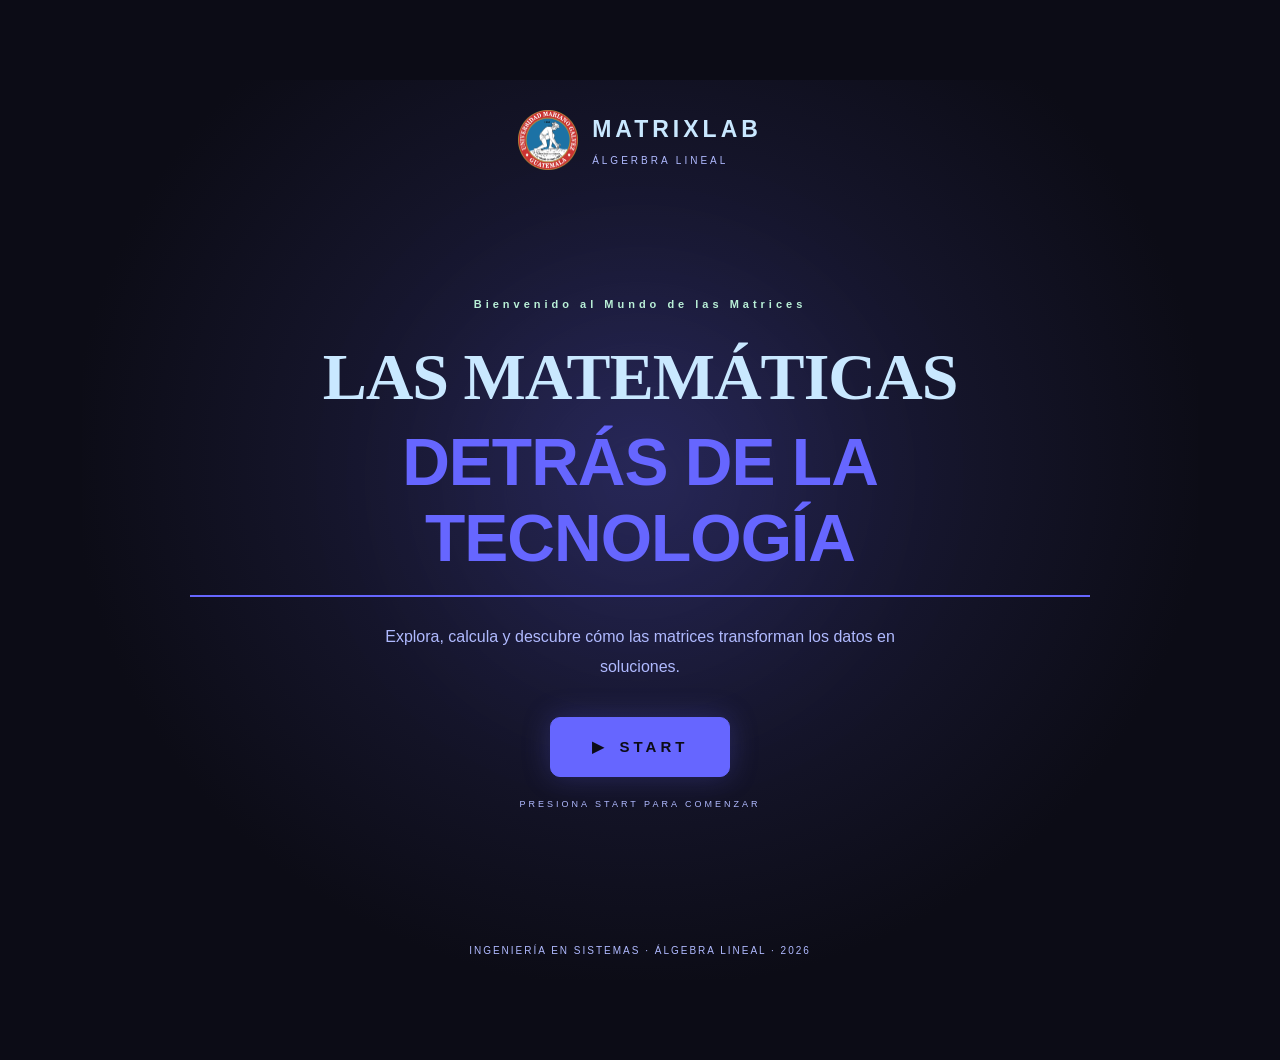
<file: index.html>
<!DOCTYPE html>
<html lang="es">
<head>
    <meta charset="UTF-8">
    <meta name="viewport" content="width=device-width, initial-scale=1.0">
    <title>MatrixLab | Inicio</title>
    <link rel="stylesheet" href="styles.css">
</head>

<body class="pagina-inicio">

    <main class="pantalla-inicio">

        <header class="logo">
            <div>
                <img src="img/logo.webp" alt="">
                <h2>MATRIXLAB</h2>
                <p>ÁLGERBRA LINEAL</p>
            </div>
        </header>

        <section class="bienvenida">
            <p class="subtitulo">Bienvenido al Mundo de las Matrices</p>

            <h1>
                LAS MATEMÁTICAS
                <span>DETRÁS DE LA TECNOLOGÍA</span>
            </h1>

            <p class="descripcion">
                Explora, calcula y descubre cómo las matrices
                transforman los datos en soluciones.
            </p>

            <a href="teoria.html" class="boton-start">
                <span>▶</span> START
            </a>

            <p class="indicacion">PRESIONA START PARA COMENZAR</p>
        </section>

        <section class="pie-inicio">
            <p>INGENIERÍA EN SISTEMAS · ÁLGEBRA LINEAL · 2026</p>
        </section>

    </main>

</body>
</html>
</file>
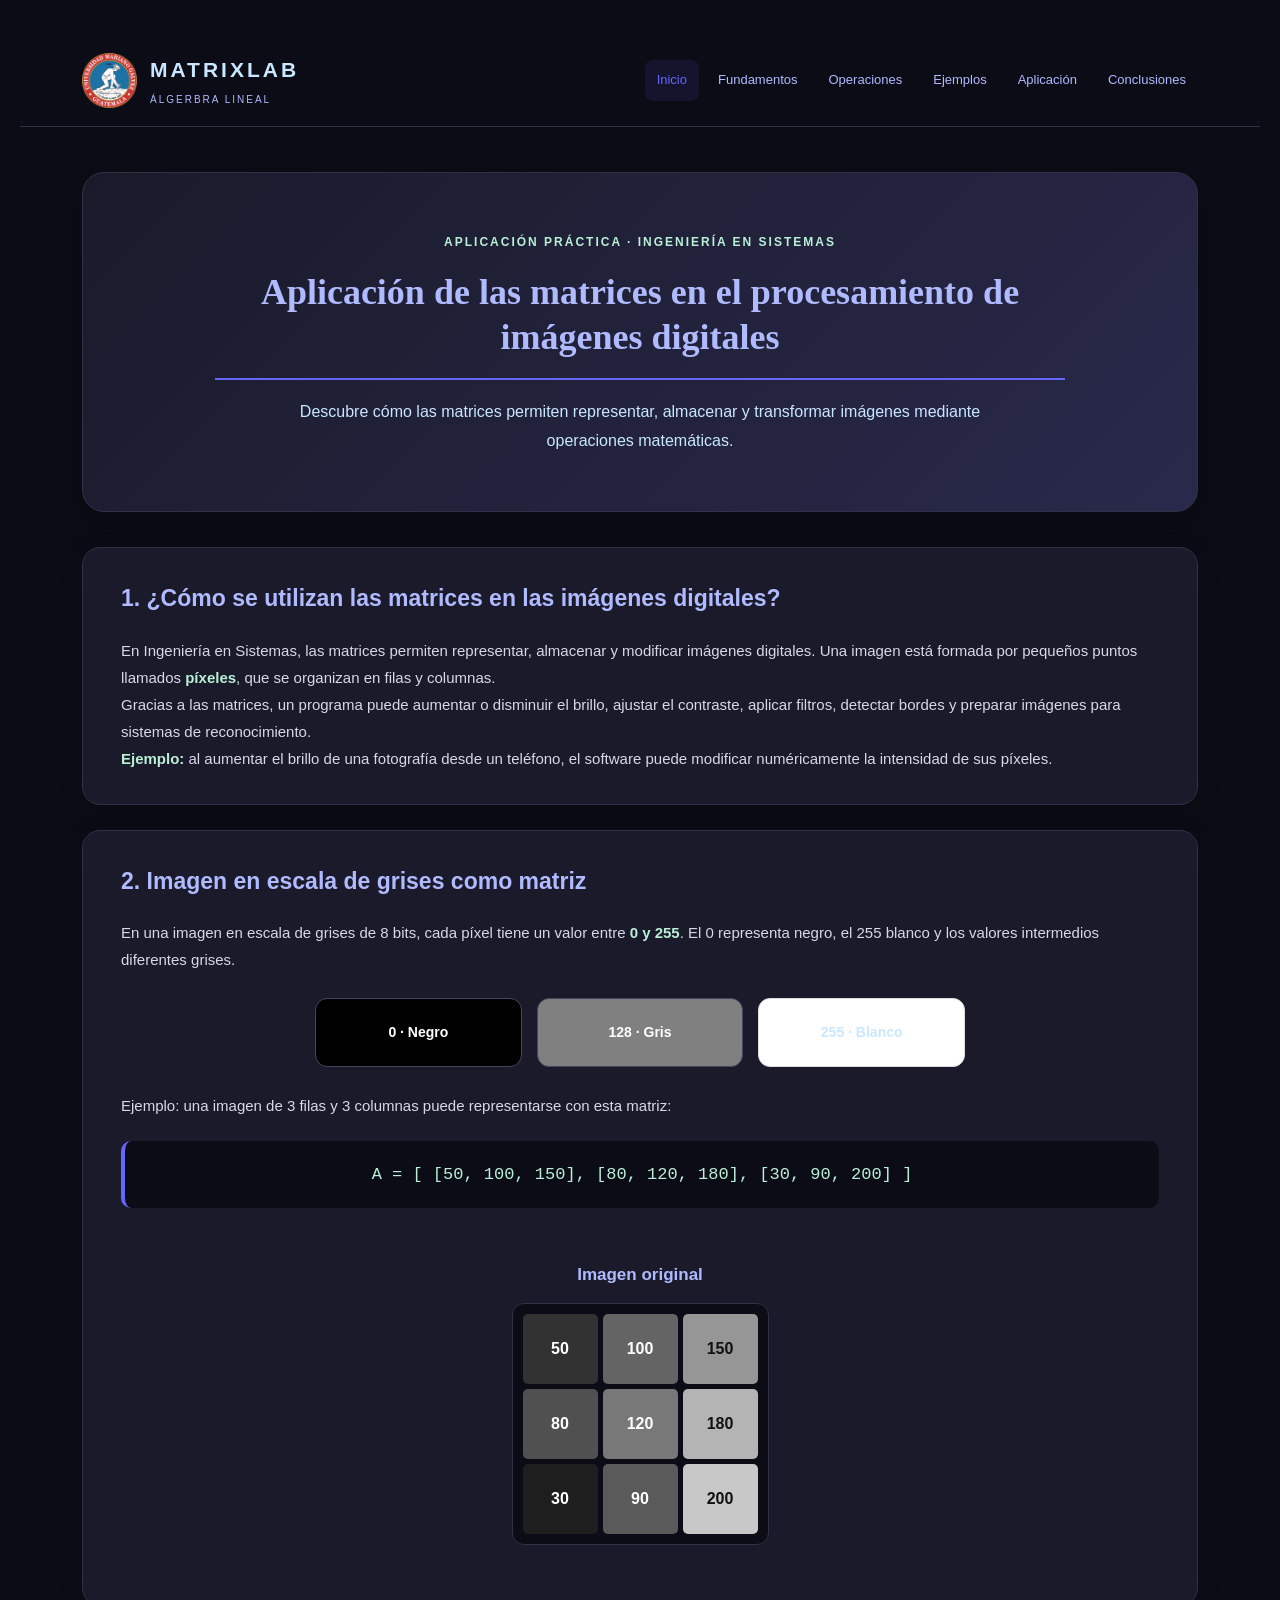
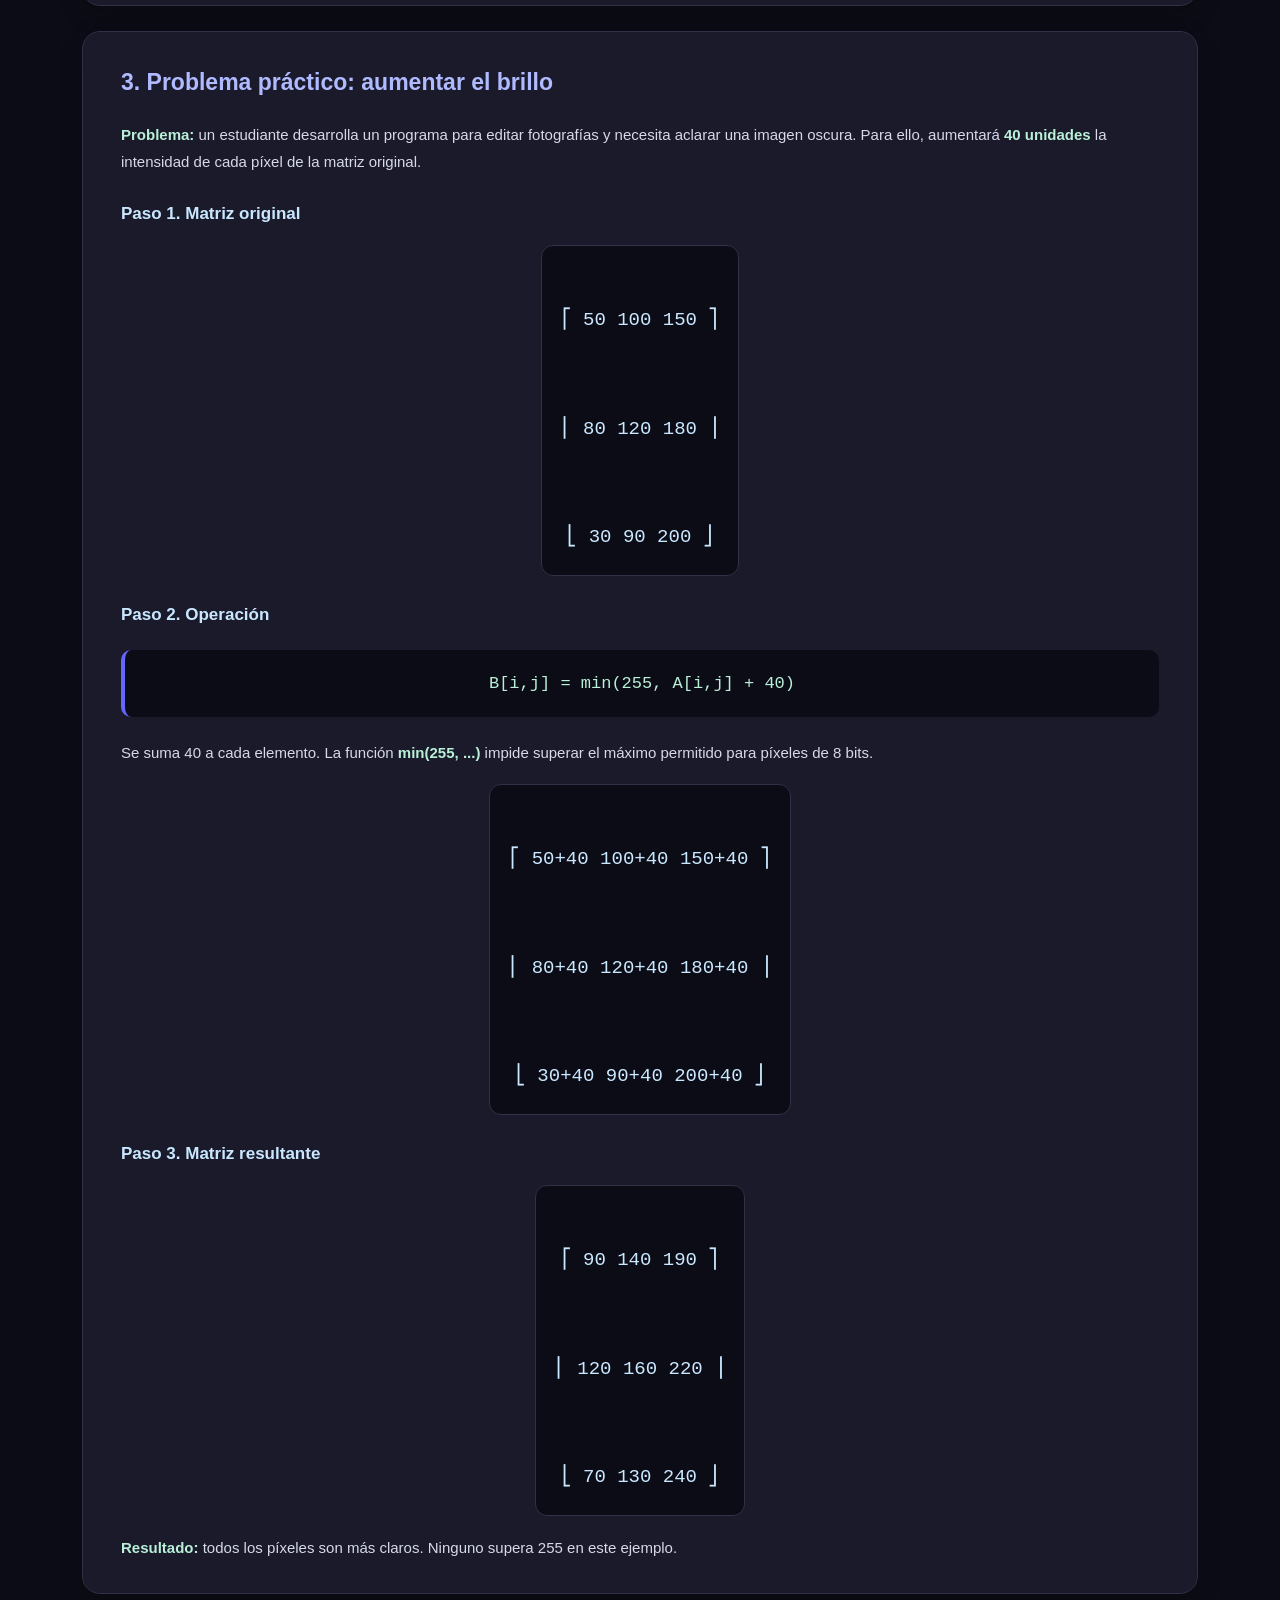
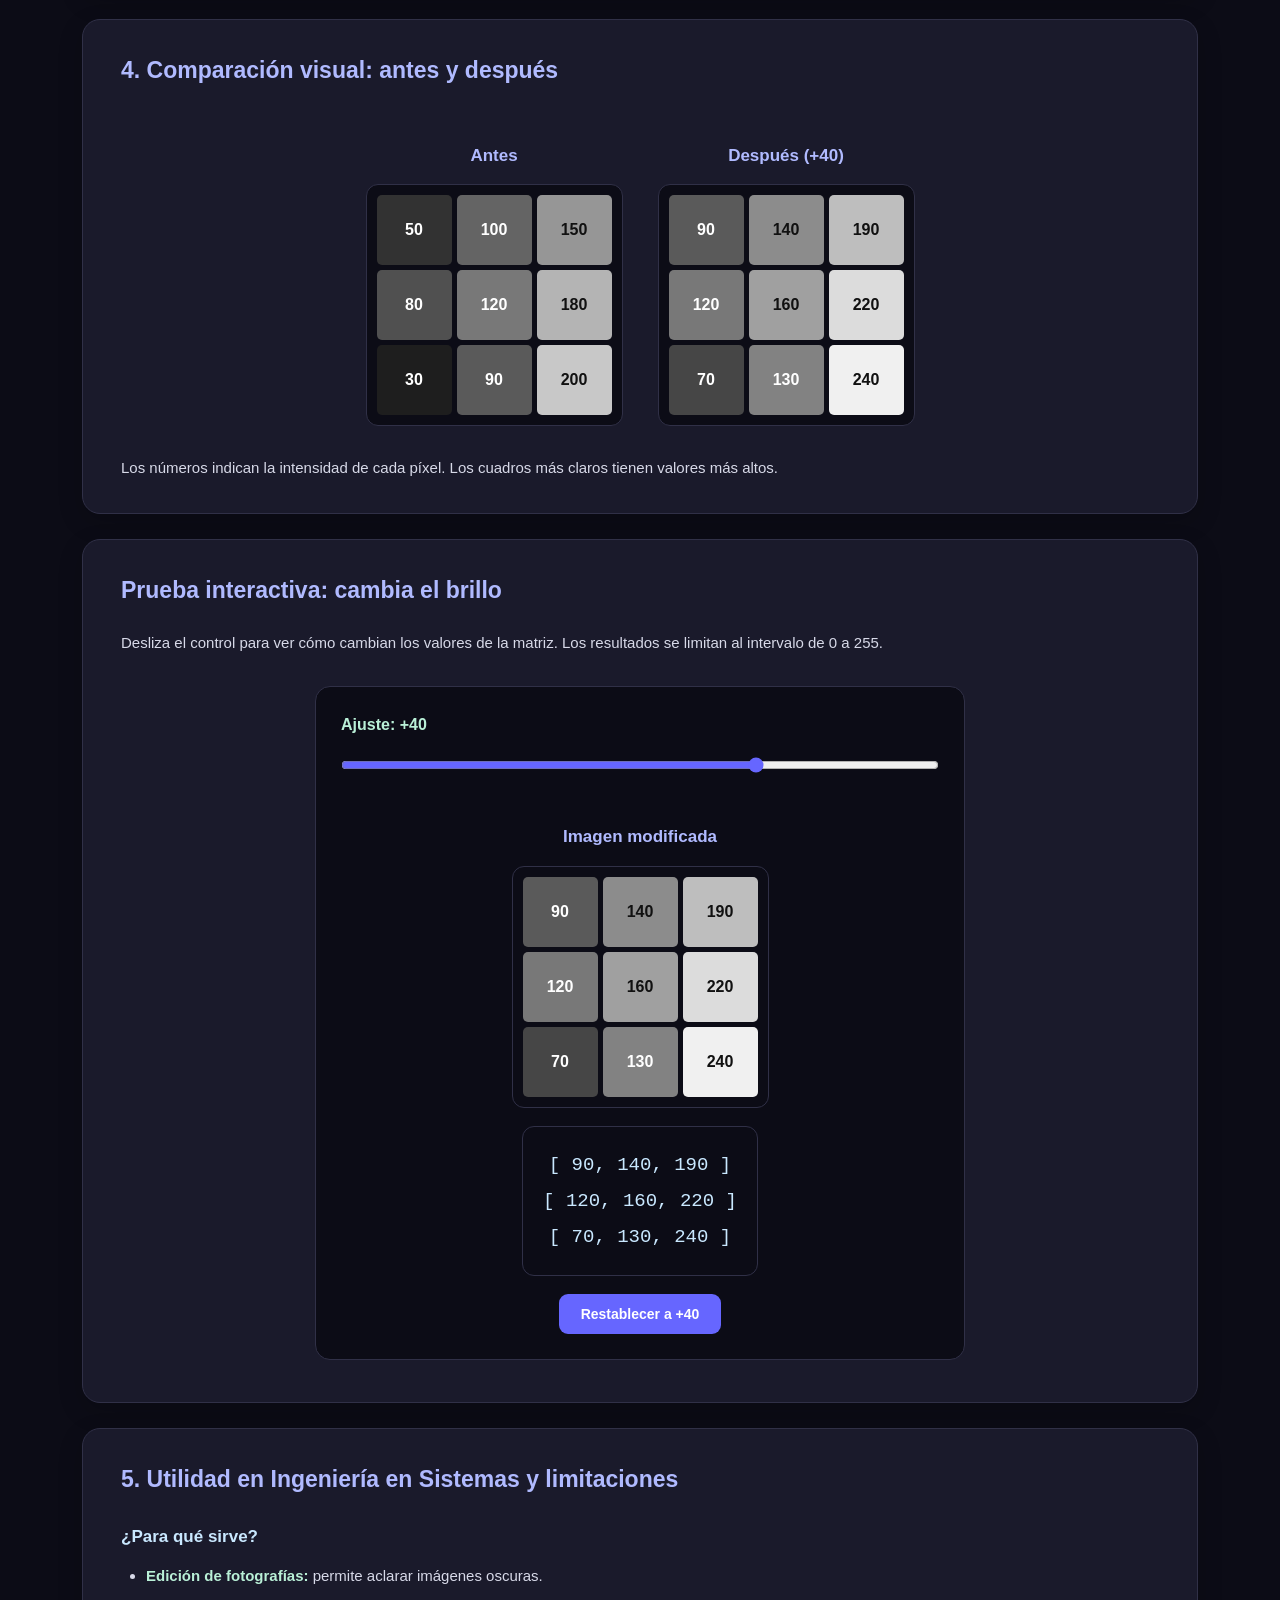
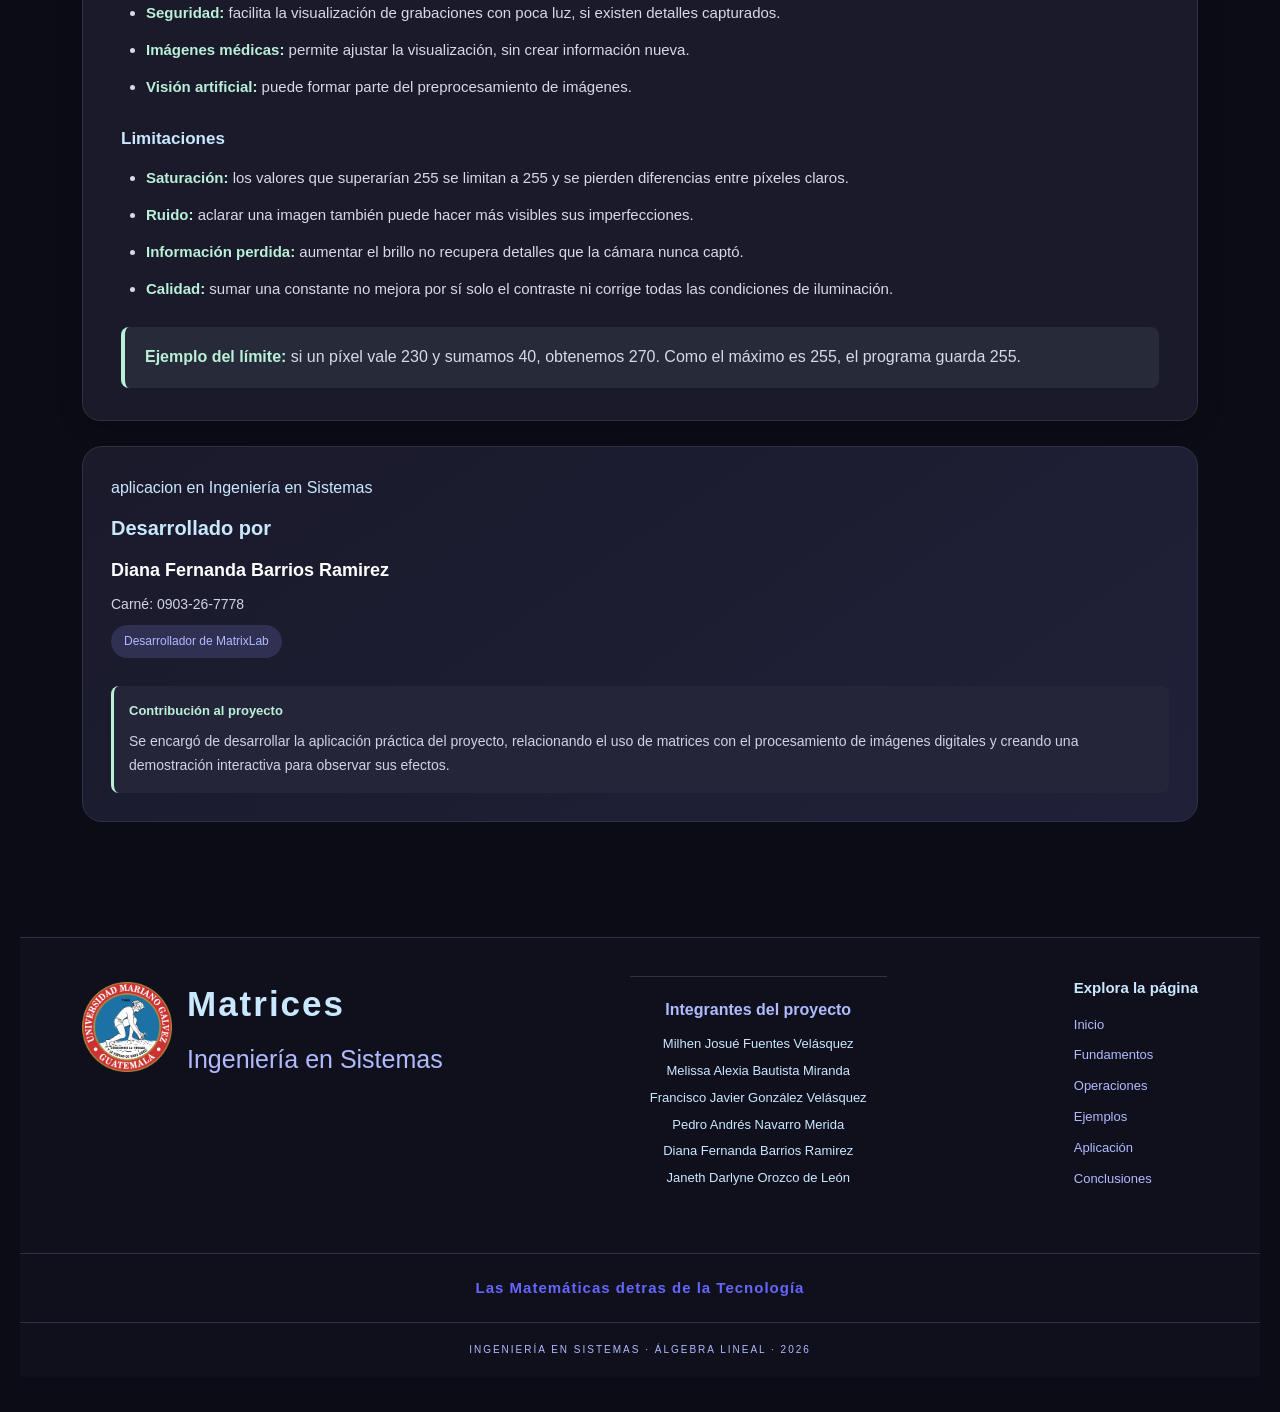
<file: aplicacion.html>
<!DOCTYPE html>
<html lang="es">
<head>
    <meta charset="UTF-8">
    <meta name="viewport" content="width=device-width, initial-scale=1.0">
    <meta name="referrer" content="strict-origin-when-cross-origin">

    <link rel="stylesheet" href="styles.css">
    <script src="script.js" defer></script>
      <title>Proyecto Final</title>

</head>

<body>

  

<header class="header">

    <div class="encabezado">
        <img src="img/logo.webp" alt="Logo de mi página" class="logo">

        <div class="nombre-pagina">
                <h2>MATRIXLAB</h2>
                <p>ÁLGERBRA LINEAL</p>
        </div>
    </div>

    <nav>
        <a href="index.html" aria-current="page">Inicio</a>
        <a href="teoria.html">Fundamentos</a>
        <a href="operaciones.html">Operaciones</a>
        <a href="ejemplos.html">Ejemplos</a>
        <a href="aplicacion.html">Aplicación</a>
        <a href="conclusiones.html">Conclusiones</a>
    </nav>

</header>

  <main>

        <!-- INTRODUCCIÓN -->
        <section class="aplicacion-intro">
            <span class="etiqueta">
                APLICACIÓN PRÁCTICA · INGENIERÍA EN SISTEMAS
            </span>

            <h1>
                Aplicación de las matrices en el procesamiento de imágenes digitales
            </h1>

            <p>
                Descubre cómo las matrices permiten representar,
                almacenar y transformar imágenes mediante operaciones matemáticas.
            </p>
        </section>


        <!-- SECCIÓN 1 -->
        <section class="card">
            <h2>1. ¿Cómo se utilizan las matrices en las imágenes digitales?</h2>

            <p>
                En Ingeniería en Sistemas, las matrices permiten representar,
                almacenar y modificar imágenes digitales. Una imagen está
                formada por pequeños puntos llamados <strong>píxeles</strong>,
                que se organizan en filas y columnas.
            </p>

            <p>
                Gracias a las matrices, un programa puede aumentar o disminuir
                el brillo, ajustar el contraste, aplicar filtros, detectar
                bordes y preparar imágenes para sistemas de reconocimiento.
            </p>

            <p>
                <strong>Ejemplo:</strong> al aumentar el brillo de una fotografía
                desde un teléfono, el software puede modificar numéricamente
                la intensidad de sus píxeles.
            </p>
        </section>


        <!-- SECCIÓN 2 -->
        <section class="card">
            <h2>2. Imagen en escala de grises como matriz</h2>

            <p>
                En una imagen en escala de grises de 8 bits, cada píxel tiene
                un valor entre <strong>0 y 255</strong>. El 0 representa negro,
                el 255 blanco y los valores intermedios diferentes grises.
            </p>

            <div class="scale">
                <div class="swatch" style="background: #000; color: white;">
                    0 · Negro
                </div>

                <div class="swatch" style="background: #808080; color: white;">
                    128 · Gris
                </div>

                <div class="swatch" style="background: #fff; border: 1px solid #ddd;">
                    255 · Blanco
                </div>
            </div>

            <p>
                Ejemplo: una imagen de 3 filas y 3 columnas puede representarse
                con esta matriz:
            </p>

            <div class="formula">
                A = [ [50, 100, 150], [80, 120, 180], [30, 90, 200] ]
            </div>

            <div class="matrices">
                <div class="matrix-block">
                    <h3>Imagen original</h3>
                    <div class="pixels" id="original"></div>
                </div>
            </div>
        </section>


        <!-- SECCIÓN 3 -->
        <section class="card">
            <h2>3. Problema práctico: aumentar el brillo</h2>

            <p>
                <strong>Problema:</strong> un estudiante desarrolla un programa
                para editar fotografías y necesita aclarar una imagen oscura.
                Para ello, aumentará <strong>40 unidades</strong> la intensidad
                de cada píxel de la matriz original.
            </p>

            <h3>Paso 1. Matriz original</h3>

            <div class="matrix-text">
                ⎡  50  100  150 ⎤
                <br>
                ⎢  80  120  180 ⎥
                <br>
                ⎣  30   90  200 ⎦
            </div>

            <h3>Paso 2. Operación</h3>

            <div class="formula">
                B[i,j] = min(255, A[i,j] + 40)
            </div>

            <p>
                Se suma 40 a cada elemento. La función
                <strong>min(255, ...)</strong> impide superar el máximo
                permitido para píxeles de 8 bits.
            </p>

            <div class="matrix-text">
                ⎡  50+40  100+40  150+40 ⎤
                <br>
                ⎢  80+40  120+40  180+40 ⎥
                <br>
                ⎣  30+40   90+40  200+40 ⎦
            </div>

            <h3>Paso 3. Matriz resultante</h3>

            <div class="matrix-text">
                ⎡  90  140  190 ⎤
                <br>
                ⎢ 120  160  220 ⎥
                <br>
                ⎣  70  130  240 ⎦
            </div>

            <p>
                <strong>Resultado:</strong> todos los píxeles son más claros.
                Ninguno supera 255 en este ejemplo.
            </p>
        </section>


        <!-- SECCIÓN 4 -->
        <section class="card">
            <h2>4. Comparación visual: antes y después</h2>

            <div class="comparison">

                <div class="matrix-block">
                    <h3>Antes</h3>
                    <div class="pixels" id="before"></div>
                </div>

                <div class="matrix-block">
                    <h3>Después (+40)</h3>
                    <div class="pixels" id="after"></div>
                </div>

            </div>

            <p>
                Los números indican la intensidad de cada píxel.
                Los cuadros más claros tienen valores más altos.
            </p>
        </section>


        <!-- SIMULADOR INTERACTIVO -->
        <section class="card">
            <h2>Prueba interactiva: cambia el brillo</h2>

            <p>
                Desliza el control para ver cómo cambian los valores de la matriz.
                Los resultados se limitan al intervalo de 0 a 255.
            </p>

            <div class="controls">

                <label for="brightness">
                    <strong>
                        Ajuste:
                        <span id="amount">+40</span>
                    </strong>
                </label>

                <input
                    id="brightness"
                    type="range"
                    min="-100"
                    max="100"
                    step="10"
                    value="40"
                >

                <div class="matrix-block">
                    <h3>Imagen modificada</h3>

                    <div class="pixels" id="interactive"></div>

                    <div
                        id="resultText"
                        class="matrix-text"
                        aria-live="polite"
                    ></div>
                </div>

                <p style="text-align: center;">
                    <button id="reset" type="button">
                        Restablecer a +40
                    </button>
                </p>

            </div>
        </section>


        <!-- SECCIÓN 5 -->
        <section class="card">
            <h2>5. Utilidad en Ingeniería en Sistemas y limitaciones</h2>

            <h3>¿Para qué sirve?</h3>

            <ul>
                <li>
                    <strong>Edición de fotografías:</strong>
                    permite aclarar imágenes oscuras.
                </li>

                <li>
                    <strong>Seguridad:</strong>
                    facilita la visualización de grabaciones con poca luz,
                    si existen detalles capturados.
                </li>

                <li>
                    <strong>Imágenes médicas:</strong>
                    permite ajustar la visualización, sin crear información nueva.
                </li>

                <li>
                    <strong>Visión artificial:</strong>
                    puede formar parte del preprocesamiento de imágenes.
                </li>
            </ul>

            <h3>Limitaciones</h3>

            <ul>
                <li>
                    <strong>Saturación:</strong>
                    los valores que superarían 255 se limitan a 255
                    y se pierden diferencias entre píxeles claros.
                </li>

                <li>
                    <strong>Ruido:</strong>
                    aclarar una imagen también puede hacer más visibles
                    sus imperfecciones.
                </li>

                <li>
                    <strong>Información perdida:</strong>
                    aumentar el brillo no recupera detalles que la cámara
                    nunca captó.
                </li>

                <li>
                    <strong>Calidad:</strong>
                    sumar una constante no mejora por sí solo el contraste
                    ni corrige todas las condiciones de iluminación.
                </li>
            </ul>

            <div class="note">
                <strong>Ejemplo del límite:</strong>
                si un píxel vale 230 y sumamos 40, obtenemos 270.
                Como el máximo es 255, el programa guarda 255.
            </div>
        </section>

   <!--Quien hizo este contenido-->
<section class="quien">
    <div class="perfil-icono">
        <span>aplicacion en Ingeniería en Sistemas</span>
    </div>

    <h3>Desarrollado por</h3>
    <h2>Diana Fernanda Barrios Ramirez</h2>

    <p class="carnet">Carné: 0903-26-7778</p>

    <span class="rol">Desarrollador de MatrixLab</span>

    <div class="contribucion">
        <h4>Contribución al proyecto</h4>
        <p>
           Se encargó de desarrollar la aplicación práctica del proyecto, 
           relacionando el uso de matrices con el procesamiento de imágenes digitales y creando una demostración interactiva para observar sus efectos.
</section>
       

    </main>

<footer class="footer">

    <div class="footer-superior">

        <div class="footer-marca">
            <img src="img/logo.webp"
                 alt="Logo de la página"
                 class="logo2">

            <div>
                <h2>Matrices</h2>
                <p>Ingeniería en Sistemas</p>
                
            </div>
        </div>

      <div class="footer-integrantes">
    <h3>Integrantes del proyecto</h3>
    <p>Milhen Josué Fuentes Velásquez </p>
    <p>Melissa Alexia Bautista Miranda</p>
    <p>Francisco Javier González Velásquez</p>
    <p>Pedro Andrés Navarro Merida </p>
    <p>Diana Fernanda Barrios Ramirez</p>
    <p>Janeth Darlyne Orozco de León    </p>
</div>

        <div class="footer-enlaces">
            <h3>Explora la página</h3>
            <a href="index.html" aria-current="page">Inicio</a>
            <a href="teoria.html">Fundamentos</a>
            <a href="operaciones.html">Operaciones</a>
            <a href="ejemplos.html">Ejemplos</a>
            <a href="aplicacion.html">Aplicación</a>
            <a href="conclusiones.html">Conclusiones</a>
        </div>

    </div>

    <div class="footer-frase">
        <p>
            Las Matemáticas detras de la Tecnología
        </p>
    </div>

    <div class="footer-inferior">
        <p>INGENIERÍA EN SISTEMAS · ÁLGEBRA LINEAL · 2026</p>
    </div>

</footer>

<script>
const base=[50,100,150,80,120,180,30,90,200];
function draw(id,values){const el=document.getElementById(id);el.innerHTML='';values.forEach(v=>{const cell=document.createElement('div');cell.className='pixel';cell.style.backgroundColor=`rgb(${v},${v},${v})`;cell.style.color=v>135?'#111':'#fff';cell.textContent=v;el.appendChild(cell);});}
function adjust(n){return base.map(v=>Math.max(0,Math.min(255,v+n)));}
function update(){const n=Number(document.getElementById('brightness').value);const values=adjust(n);document.getElementById('amount').textContent=(n>0?'+':'')+n;draw('interactive',values);document.getElementById('resultText').textContent='[ '+values.slice(0,3).join(', ')+' ]\n[ '+values.slice(3,6).join(', ')+' ]\n[ '+values.slice(6,9).join(', ')+' ]';}
draw('original',base);draw('before',base);draw('after',adjust(40));document.getElementById('brightness').addEventListener('input',update);document.getElementById('reset').addEventListener('click',()=>{document.getElementById('brightness').value=40;update();});update();
</script>

</body>
</html>
</file>
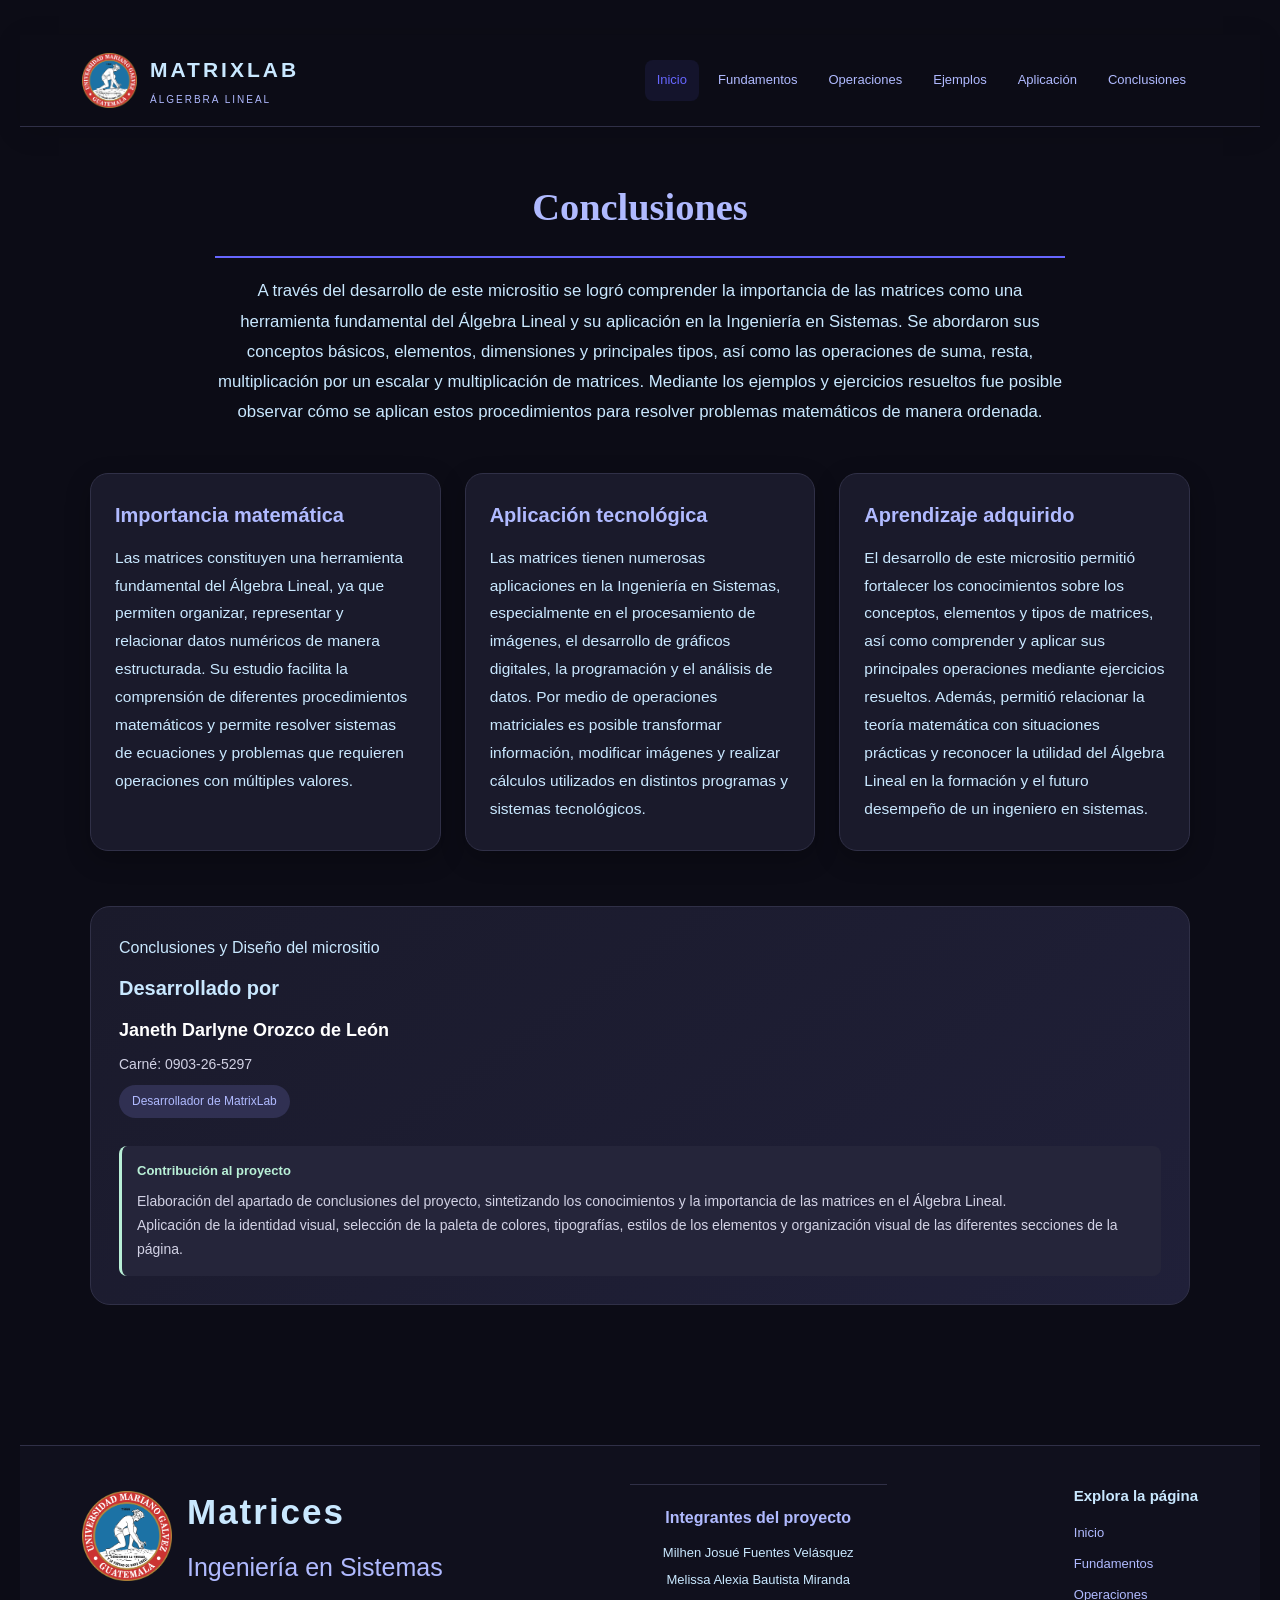
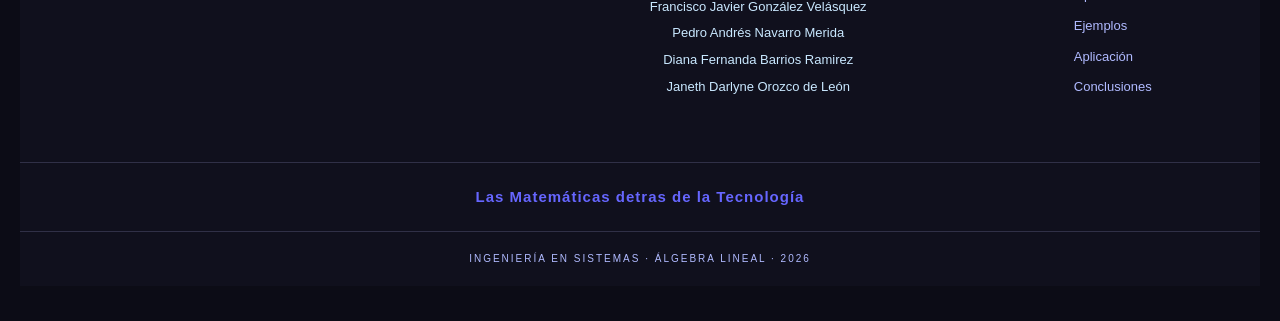
<file: conclusiones.html>
<!DOCTYPE html>
<html lang="es">
<head>
    <meta charset="UTF-8">
    <meta name="viewport" content="width=device-width, initial-scale=1.0">
    <meta name="referrer" content="strict-origin-when-cross-origin">

    <link rel="stylesheet" href="styles.css">
      <title>Proyecto Final</title>

</head>

<body>

  

<header class="header">

    <div class="encabezado">
        <img src="img/logo.webp" alt="Logo de mi página" class="logo">

        <div class="nombre-pagina">
                <h2>MATRIXLAB</h2>
                <p>ÁLGERBRA LINEAL</p>
        </div>
    </div>

    <nav>
        <a href="index.html" aria-current="page">Inicio</a>
        <a href="teoria.html">Fundamentos</a>
        <a href="operaciones.html">Operaciones</a>
        <a href="ejemplos.html">Ejemplos</a>
        <a href="aplicacion.html">Aplicación</a>
        <a href="conclusiones.html">Conclusiones</a>
    </nav>

</header>


<main class="conclusiones">

    <section class="introduccion">
        <h1>Conclusiones</h1>
        <p>A través del desarrollo de este micrositio se logró comprender la importancia de las matrices como una herramienta fundamental del Álgebra Lineal y su aplicación en la Ingeniería en Sistemas. Se abordaron sus conceptos básicos, elementos, dimensiones y principales tipos, así como las operaciones de suma, resta, multiplicación por un escalar y multiplicación de matrices. Mediante los ejemplos y ejercicios resueltos fue posible observar cómo se aplican estos procedimientos para resolver problemas matemáticos de manera ordenada.</p>
    </section>

    <section class="conclusiones-lista">
        <article class="tarjeta">
            <h2>Importancia matemática</h2>
            <p>Las matrices constituyen una herramienta fundamental del Álgebra Lineal, ya que permiten organizar, representar y relacionar datos numéricos de manera estructurada.
            Su estudio facilita la comprensión de diferentes procedimientos matemáticos y permite resolver sistemas de ecuaciones y problemas que requieren operaciones con múltiples valores.</p>
        </article>

        <article class="tarjeta">
            <h2>Aplicación tecnológica</h2>
            <p>Las matrices tienen numerosas aplicaciones en la Ingeniería en Sistemas, especialmente en el procesamiento de imágenes, el desarrollo de gráficos digitales, la programación y el análisis de datos. 
            Por medio de operaciones matriciales es posible transformar información, modificar imágenes y realizar cálculos utilizados en distintos programas y sistemas tecnológicos.</p>
        </article>

        <article class="tarjeta">
            <h2>Aprendizaje adquirido</h2>
            <p>El desarrollo de este micrositio permitió fortalecer los conocimientos sobre los conceptos, elementos y tipos de matrices, así como comprender y aplicar sus principales operaciones mediante ejercicios resueltos. 
            Además, permitió relacionar la teoría matemática con situaciones prácticas y reconocer la utilidad del Álgebra Lineal en la formación y el futuro desempeño de un ingeniero en sistemas.</p>
        </article>
    </section>

   

<section class="quien">
    <div class="perfil-icono">
        <span>Conclusiones y Diseño del micrositio</span>
    </div>

    <h3>Desarrollado por</h3>
    <h2>Janeth Darlyne Orozco de León</h2>

    <p class="carnet">Carné: 0903-26-5297</p>

    <span class="rol">Desarrollador de MatrixLab</span>

    <div class="contribucion">
        <h4>Contribución al proyecto</h4>
        <p>
        Elaboración del apartado de conclusiones del proyecto, 
        sintetizando los conocimientos y la importancia de las matrices en el Álgebra Lineal.
        </p>
        <p>Aplicación de la identidad visual, selección de la paleta de colores, 
            tipografías, estilos de los elementos y organización visual de las diferentes secciones de la página.</p>
    </div>
</section>
    
</main>






<footer class="footer">

    <div class="footer-superior">

        <div class="footer-marca">
            <img src="img/logo.webp"
                 alt="Logo de la página"
                 class="logo2">

            <div>
                <h2>Matrices</h2>
                <p>Ingeniería en Sistemas</p>
                
            </div>
        </div>

      <div class="footer-integrantes">
    <h3>Integrantes del proyecto</h3>
    <p>Milhen Josué Fuentes Velásquez </p>
    <p>Melissa Alexia Bautista Miranda </p>
    <p>Francisco Javier González Velásquez</p>
    <p>Pedro Andrés Navarro Merida </p>
    <p>Diana Fernanda Barrios Ramirez</p>
    <p>Janeth Darlyne Orozco de León    </p>
</div>

        <div class="footer-enlaces">
            <h3>Explora la página</h3>
            <a href="index.html" aria-current="page">Inicio</a>
            <a href="teoria.html">Fundamentos</a>
            <a href="operaciones.html">Operaciones</a>
            <a href="ejemplos.html">Ejemplos</a>
            <a href="aplicacion.html">Aplicación</a>
            <a href="conclusiones.html">Conclusiones</a>
        </div>

    </div>

    <div class="footer-frase">
        <p>
            Las Matemáticas detras de la Tecnología
        </p>
    </div>

    <div class="footer-inferior">
        <p>INGENIERÍA EN SISTEMAS · ÁLGEBRA LINEAL · 2026</p>
    </div>

</footer>


</body>
</html>
</file>
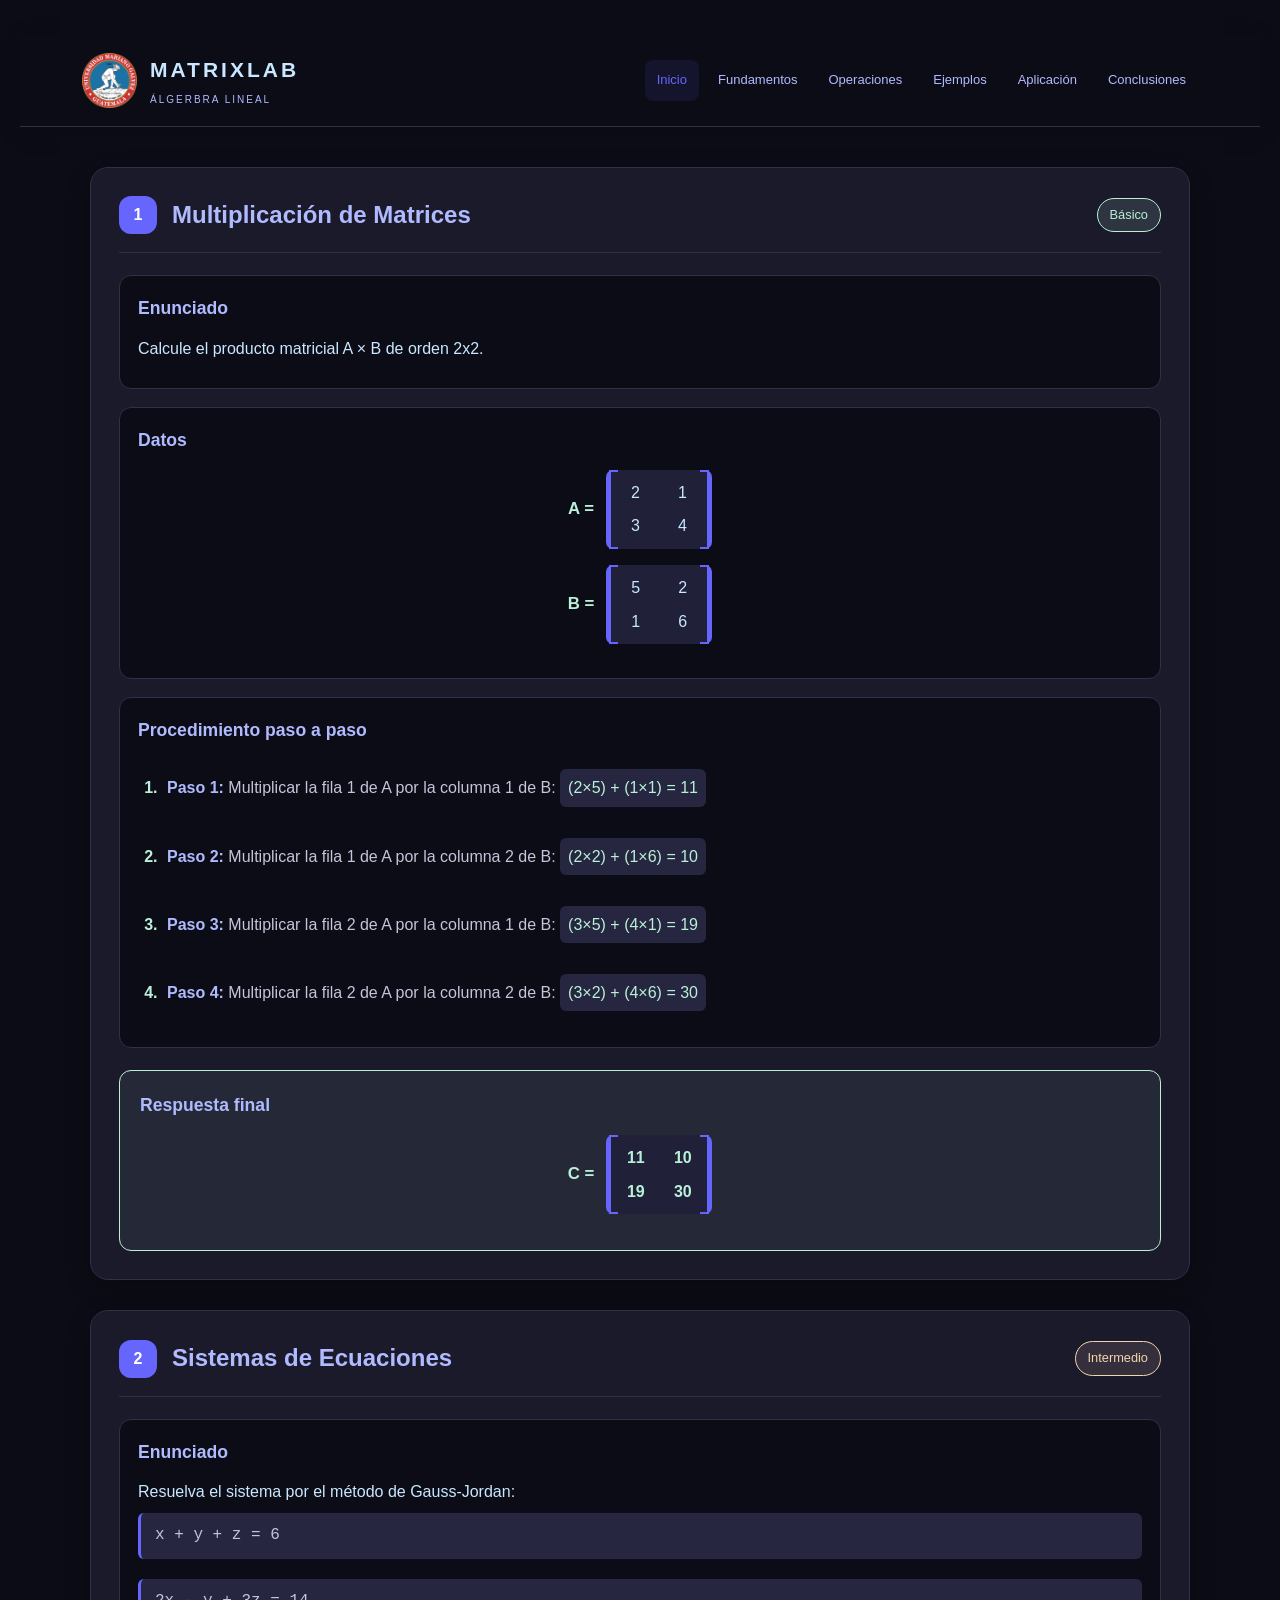
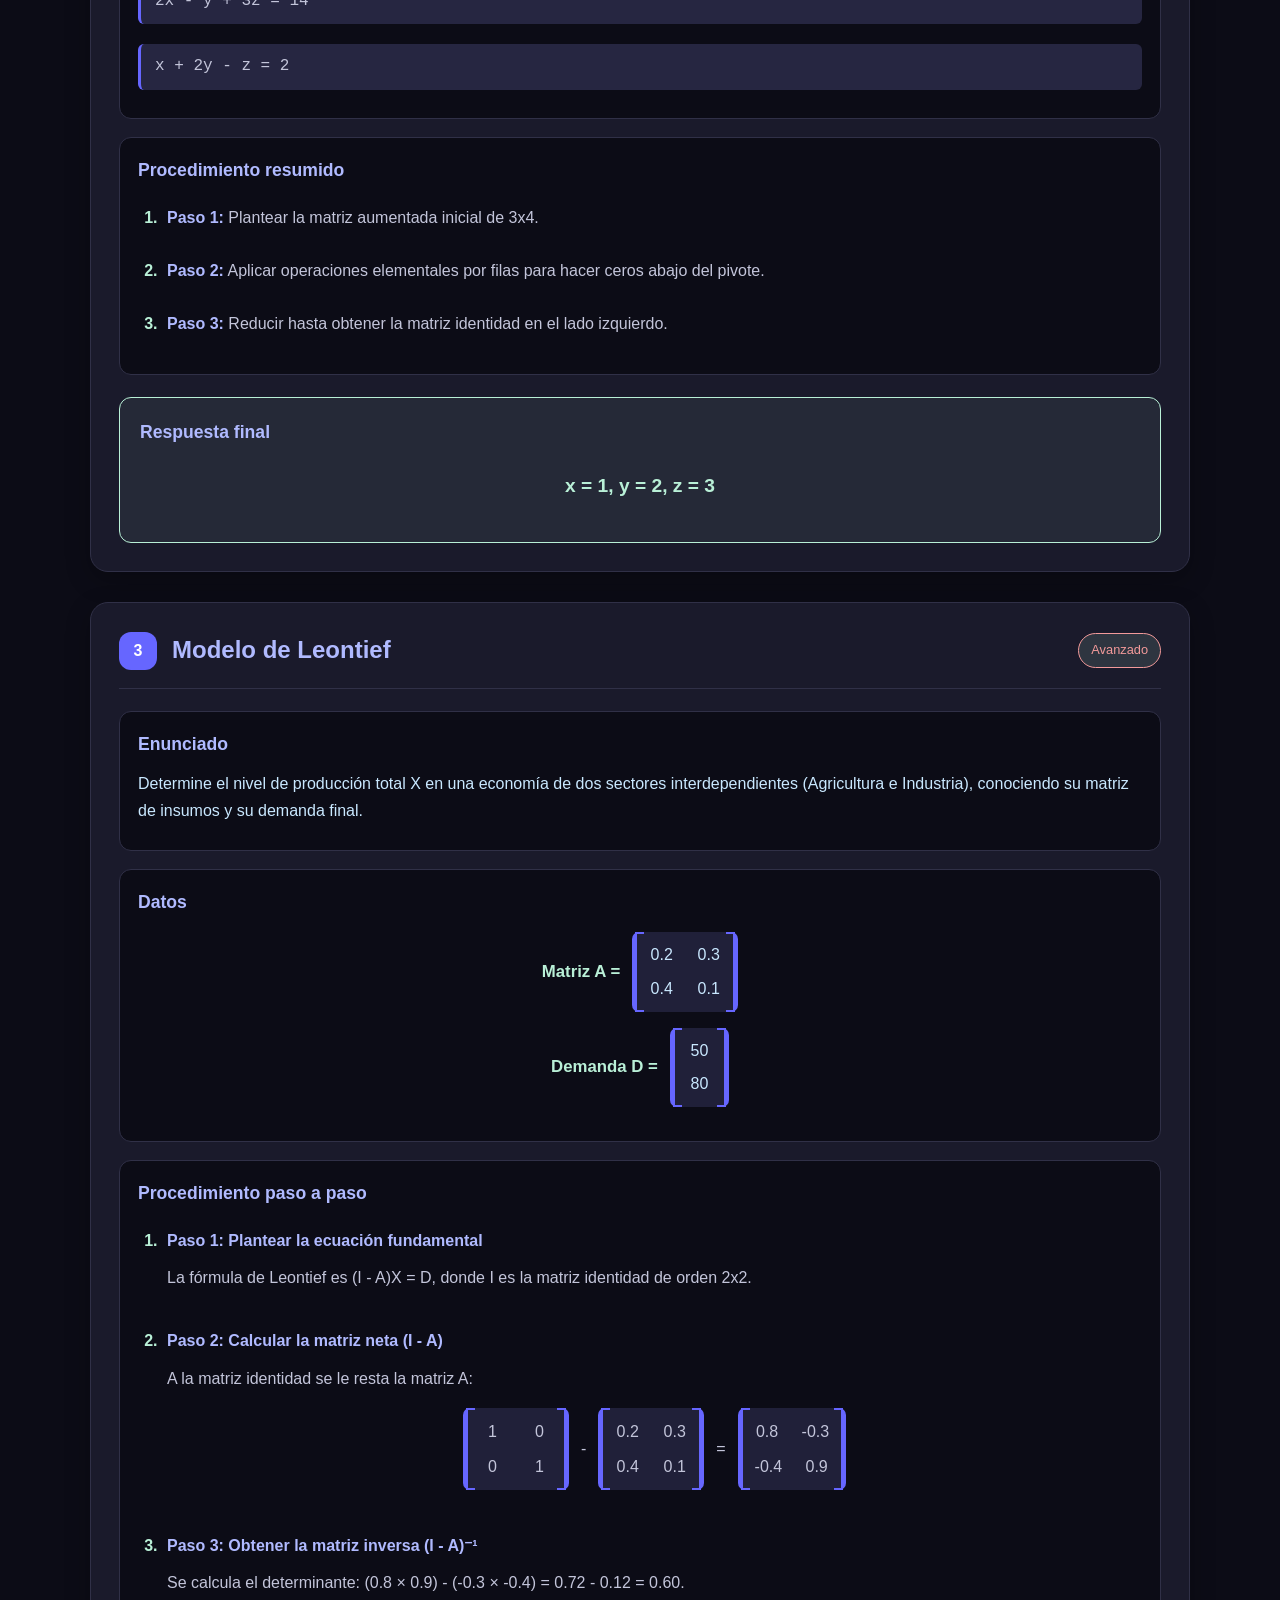
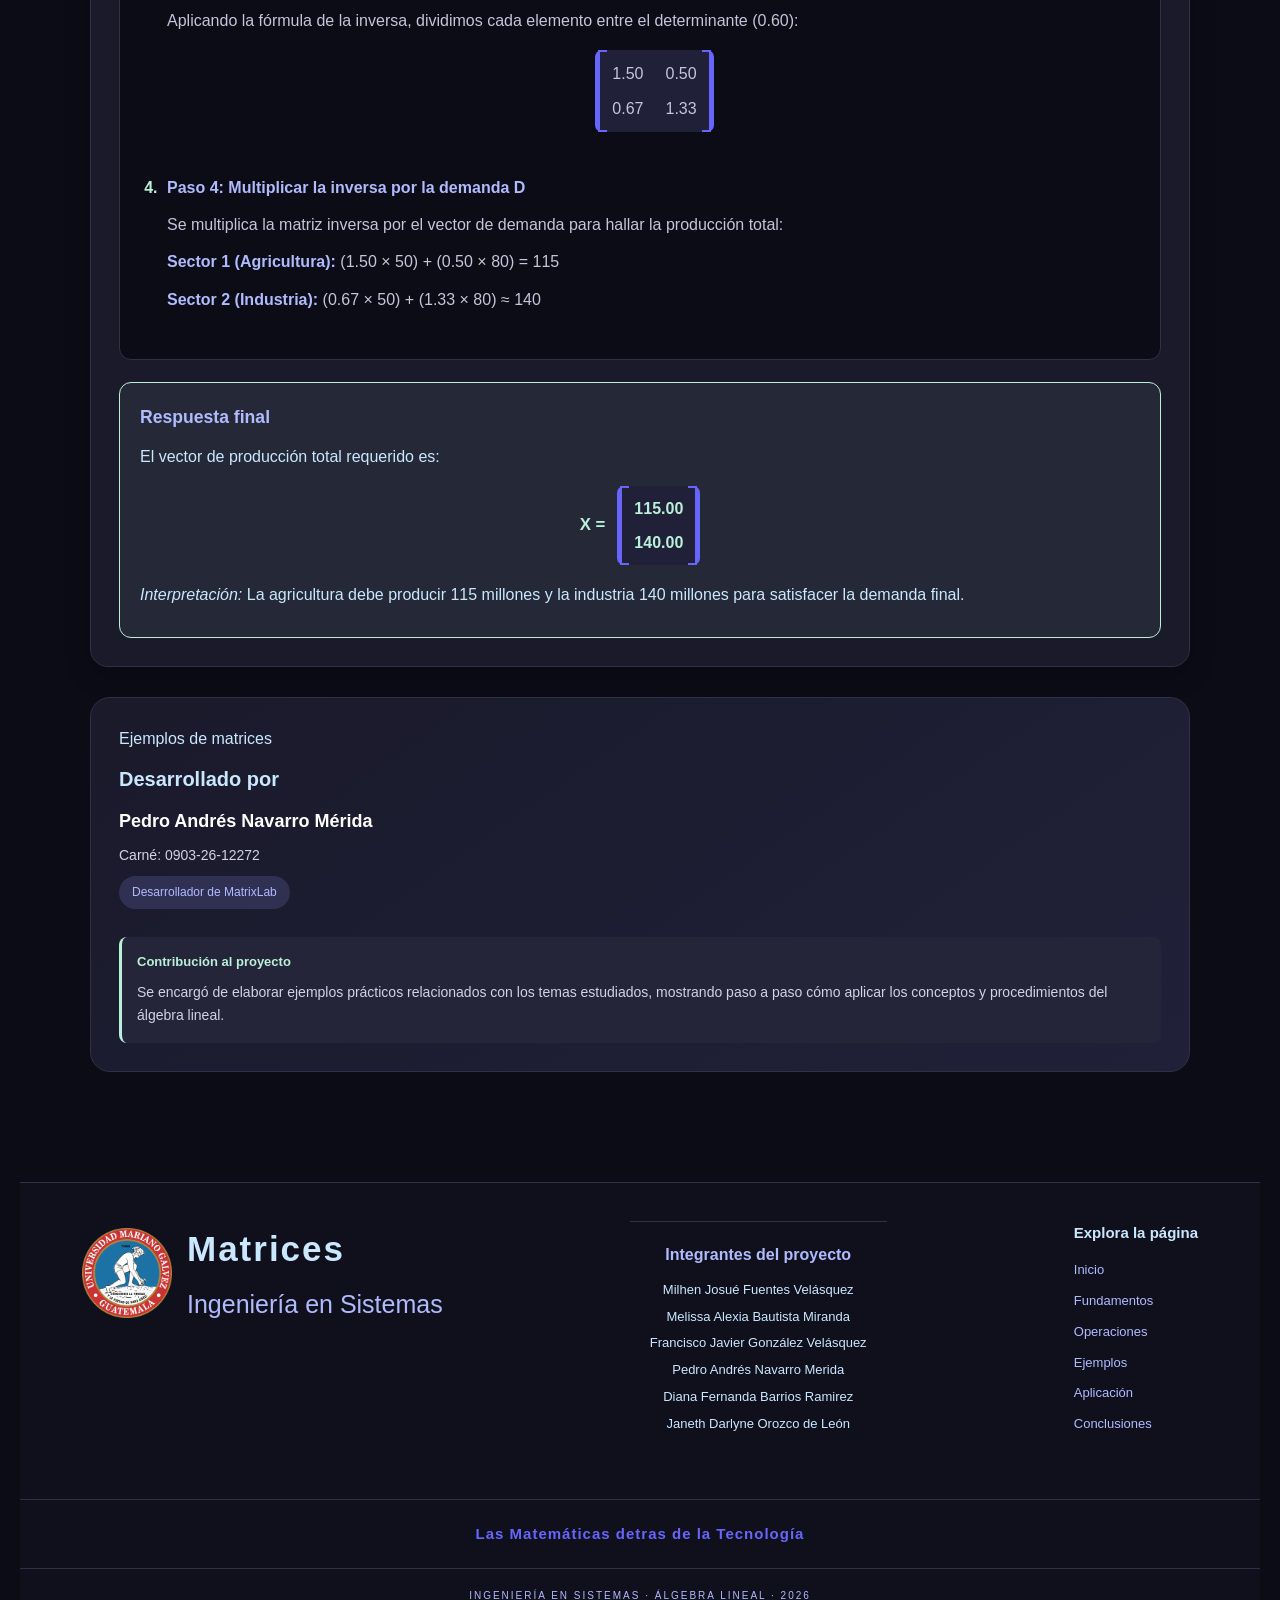
<file: ejemplos.html>
<!DOCTYPE html>
<html lang="es">
<head>
    <meta charset="UTF-8">
    <meta name="viewport" content="width=device-width, initial-scale=1.0">
    <meta name="referrer" content="strict-origin-when-cross-origin">

    <link rel="stylesheet" href="styles.css">
      <title>Proyecto Final</title>

</head>

<body>

  

<header class="header">

    <div class="encabezado">
        <img src="img/logo.webp" alt="Logo de mi página" class="logo">

        <div class="nombre-pagina">
                <h2>MATRIXLAB</h2>
                <p>ÁLGERBRA LINEAL</p>
        </div>
    </div>

    <nav>
        <a href="index.html" aria-current="page">Inicio</a>
        <a href="teoria.html">Fundamentos</a>
        <a href="operaciones.html">Operaciones</a>
        <a href="ejemplos.html">Ejemplos</a>
        <a href="aplicacion.html">Aplicación</a>
        <a href="conclusiones.html">Conclusiones</a>
    </nav>

</header>

<main class="ejemplos">

    <!-- EJERCICIO 1 -->
    <article class="tarjeta">
        <div class="cabecera">
            <span class="numero">1</span>
            <h2>Multiplicación de Matrices</h2>
            <span class="nivel1">Básico</span>
        </div>

        <div class="contenido">
            <h3>Enunciado</h3>
            <p>Calcule el producto matricial A × B de orden 2x2.</p>
        </div>

        <div class="contenido">
            <h3>Datos</h3>

            <div class="matriz-box">
                <span class="nombre-matriz">A =</span>
                <div class="matriz corchetes">
                    <div class="fila"><span>2</span><span>1</span></div>
                    <div class="fila"><span>3</span><span>4</span></div>
                </div>
            </div>

            <div class="matriz-box">
                <span class="nombre-matriz">B =</span>
                <div class="matriz corchetes">
                    <div class="fila"><span>5</span><span>2</span></div>
                    <div class="fila"><span>1</span><span>6</span></div>
                </div>
            </div>
        </div>

        <div class="contenido">
            <h3>Procedimiento paso a paso</h3>
            <ol class="pasos">
                <li><strong>Paso 1:</strong> Multiplicar la fila 1 de A por la columna 1 de B: <code>(2×5) + (1×1) = 11</code></li>
                <li><strong>Paso 2:</strong> Multiplicar la fila 1 de A por la columna 2 de B: <code>(2×2) + (1×6) = 10</code></li>
                <li><strong>Paso 3:</strong> Multiplicar la fila 2 de A por la columna 1 de B: <code>(3×5) + (4×1) = 19</code></li>
                <li><strong>Paso 4:</strong> Multiplicar la fila 2 de A por la columna 2 de B: <code>(3×2) + (4×6) = 30</code></li>
            </ol>
        </div>

        <div class="resultado">
            <h3>Respuesta final</h3>
            <div class="matriz-box">
                <span class="nombre-matriz">C =</span>
                <div class="matriz corchetes">
                    <div class="fila"><span>11</span><span>10</span></div>
                    <div class="fila"><span>19</span><span>30</span></div>
                </div>
            </div>
        </div>
    </article>

    <!-- EJERCICIO 2 -->
    <article class="tarjeta">
        <div class="cabecera">
            <span class="numero">2</span>
            <h2>Sistemas de Ecuaciones</h2>
            <span class="nivel2">Intermedio</span>
        </div>

        <div class="contenido">
            <h3>Enunciado</h3>
            <p>Resuelva el sistema por el método de Gauss-Jordan:</p>

            <ul class="ecuaciones">
                <li>x + y + z = 6</li>
                <li>2x - y + 3z = 14</li>
                <li>x + 2y - z = 2</li>
            </ul>
        </div>

        <div class="contenido">
            <h3>Procedimiento resumido</h3>
            <ol class="pasos">
                <li><strong>Paso 1:</strong> Plantear la matriz aumentada inicial de 3x4.</li>
                <li><strong>Paso 2:</strong> Aplicar operaciones elementales por filas para hacer ceros abajo del pivote.</li>
                <li><strong>Paso 3:</strong> Reducir hasta obtener la matriz identidad en el lado izquierdo.</li>
            </ol>
        </div>

        <div class="resultado">
            <h3>Respuesta final</h3>
            <p class="respuesta">x = 1, y = 2, z = 3</p>
        </div>
    </article>

    <!-- EJERCICIO 3 -->
    <article class="tarjeta">
        <div class="cabecera">
            <span class="numero">3</span>
            <h2>Modelo de Leontief</h2>
            <span class="nivel3">Avanzado</span>
        </div>

        <div class="contenido">
            <h3>Enunciado</h3>
            <p>Determine el nivel de producción total X en una economía de dos sectores interdependientes (Agricultura e Industria), conociendo su matriz de insumos y su demanda final.</p>
        </div>

        <div class="contenido">
            <h3>Datos</h3>

            <div class="matriz-box">
                <span class="nombre-matriz">Matriz A =</span>
                <div class="matriz corchetes">
                    <div class="fila"><span>0.2</span><span>0.3</span></div>
                    <div class="fila"><span>0.4</span><span>0.1</span></div>
                </div>
            </div>

            <div class="matriz-box">
                <span class="nombre-matriz">Demanda D =</span>
                <div class="matriz corchetes">
                    <div class="fila"><span>50</span></div>
                    <div class="fila"><span>80</span></div>
                </div>
            </div>
        </div>

        <div class="contenido">
            <h3>Procedimiento paso a paso</h3>

            <ol class="pasos">
                <li>
                    <strong>Paso 1: Plantear la ecuación fundamental</strong>
                    <p>La fórmula de Leontief es (I - A)X = D, donde I es la matriz identidad de orden 2x2.</p>
                </li>

                <li>
                    <strong>Paso 2: Calcular la matriz neta (I - A)</strong>
                    <p>A la matriz identidad se le resta la matriz A:</p>

                    <div class="matriz-box">
                        <div class="matriz corchetes">
                            <div class="fila"><span>1</span><span>0</span></div>
                            <div class="fila"><span>0</span><span>1</span></div>
                        </div>
                        <span>-</span>
                        <div class="matriz corchetes">
                            <div class="fila"><span>0.2</span><span>0.3</span></div>
                            <div class="fila"><span>0.4</span><span>0.1</span></div>
                        </div>
                        <span>=</span>
                        <div class="matriz corchetes">
                            <div class="fila"><span>0.8</span><span>-0.3</span></div>
                            <div class="fila"><span>-0.4</span><span>0.9</span></div>
                        </div>
                    </div>
                </li>

                <li>
                    <strong>Paso 3: Obtener la matriz inversa (I - A)⁻¹</strong>
                    <p>Se calcula el determinante: (0.8 × 0.9) - (-0.3 × -0.4) = 0.72 - 0.12 = 0.60.</p>
                    <p>Aplicando la fórmula de la inversa, dividimos cada elemento entre el determinante (0.60):</p>

                    <div class="matriz-box">
                        <div class="matriz corchetes">
                            <div class="fila"><span>1.50</span><span>0.50</span></div>
                            <div class="fila"><span>0.67</span><span>1.33</span></div>
                        </div>
                    </div>
                </li>

                <li>
                    <strong>Paso 4: Multiplicar la inversa por la demanda D</strong>
                    <p>Se multiplica la matriz inversa por el vector de demanda para hallar la producción total:</p>
                    <p><strong>Sector 1 (Agricultura):</strong> (1.50 × 50) + (0.50 × 80) = 115</p>
                    <p><strong>Sector 2 (Industria):</strong> (0.67 × 50) + (1.33 × 80) ≈ 140</p>
                </li>
            </ol>
        </div>

        <div class="resultado">
            <h3>Respuesta final</h3>
            <p>El vector de producción total requerido es:</p>

            <div class="matriz-box">
                <span class="nombre-matriz">X =</span>
                <div class="matriz corchetes">
                    <div class="fila"><span>115.00</span></div>
                    <div class="fila"><span>140.00</span></div>
                </div>
            </div>

            <p><em>Interpretación:</em> La agricultura debe producir 115 millones y la industria 140 millones para satisfacer la demanda final.</p>
        </div>
    </article>

    <!--Quien hizo este contenido-->
<section class="quien">
    <div class="perfil-icono">
        <span>Ejemplos de matrices</span>
    </div>

    <h3>Desarrollado por</h3>
    <h2>Pedro Andrés Navarro Mérida</h2>

    <p class="carnet">Carné: 0903-26-12272</p>

    <span class="rol">Desarrollador de MatrixLab</span>

    <div class="contribucion">
        <h4>Contribución al proyecto</h4>
        <p>
            Se encargó de elaborar ejemplos prácticos relacionados con los temas estudiados,
            mostrando paso a paso cómo aplicar los conceptos y procedimientos del álgebra lineal.
        </p>
    </div>
</section>


</main>


<!--Pie de pagina xd-->
<footer class="footer">

    <div class="footer-superior">

        <div class="footer-marca">
            <img src="img/logo.webp"
                 alt="Logo de la página"
                 class="logo2">

            <div>
                <h2>Matrices</h2>
                <p>Ingeniería en Sistemas</p>
                
            </div>
        </div>

      <div class="footer-integrantes">
    <h3>Integrantes del proyecto</h3>
    <p>Milhen Josué Fuentes Velásquez </p>
    <p>Melissa Alexia Bautista Miranda </p>
    <p>Francisco Javier González Velásquez</p>
    <p>Pedro Andrés Navarro Merida </p>
    <p>Diana Fernanda Barrios Ramirez</p>
    <p>Janeth Darlyne Orozco de León    </p>
</div>

        <div class="footer-enlaces">
            <h3>Explora la página</h3>
            <a href="index.html" aria-current="page">Inicio</a>
            <a href="teoria.html">Fundamentos</a>
            <a href="operaciones.html">Operaciones</a>
            <a href="ejemplos.html">Ejemplos</a>
            <a href="aplicacion.html">Aplicación</a>
            <a href="conclusiones.html">Conclusiones</a>
        </div>

    </div>

    <div class="footer-frase">
        <p>
            Las Matemáticas detras de la Tecnología
        </p>
    </div>

    <div class="footer-inferior">
        <p>INGENIERÍA EN SISTEMAS · ÁLGEBRA LINEAL · 2026</p>
    </div>

</footer>


</body>
</html>
</file>
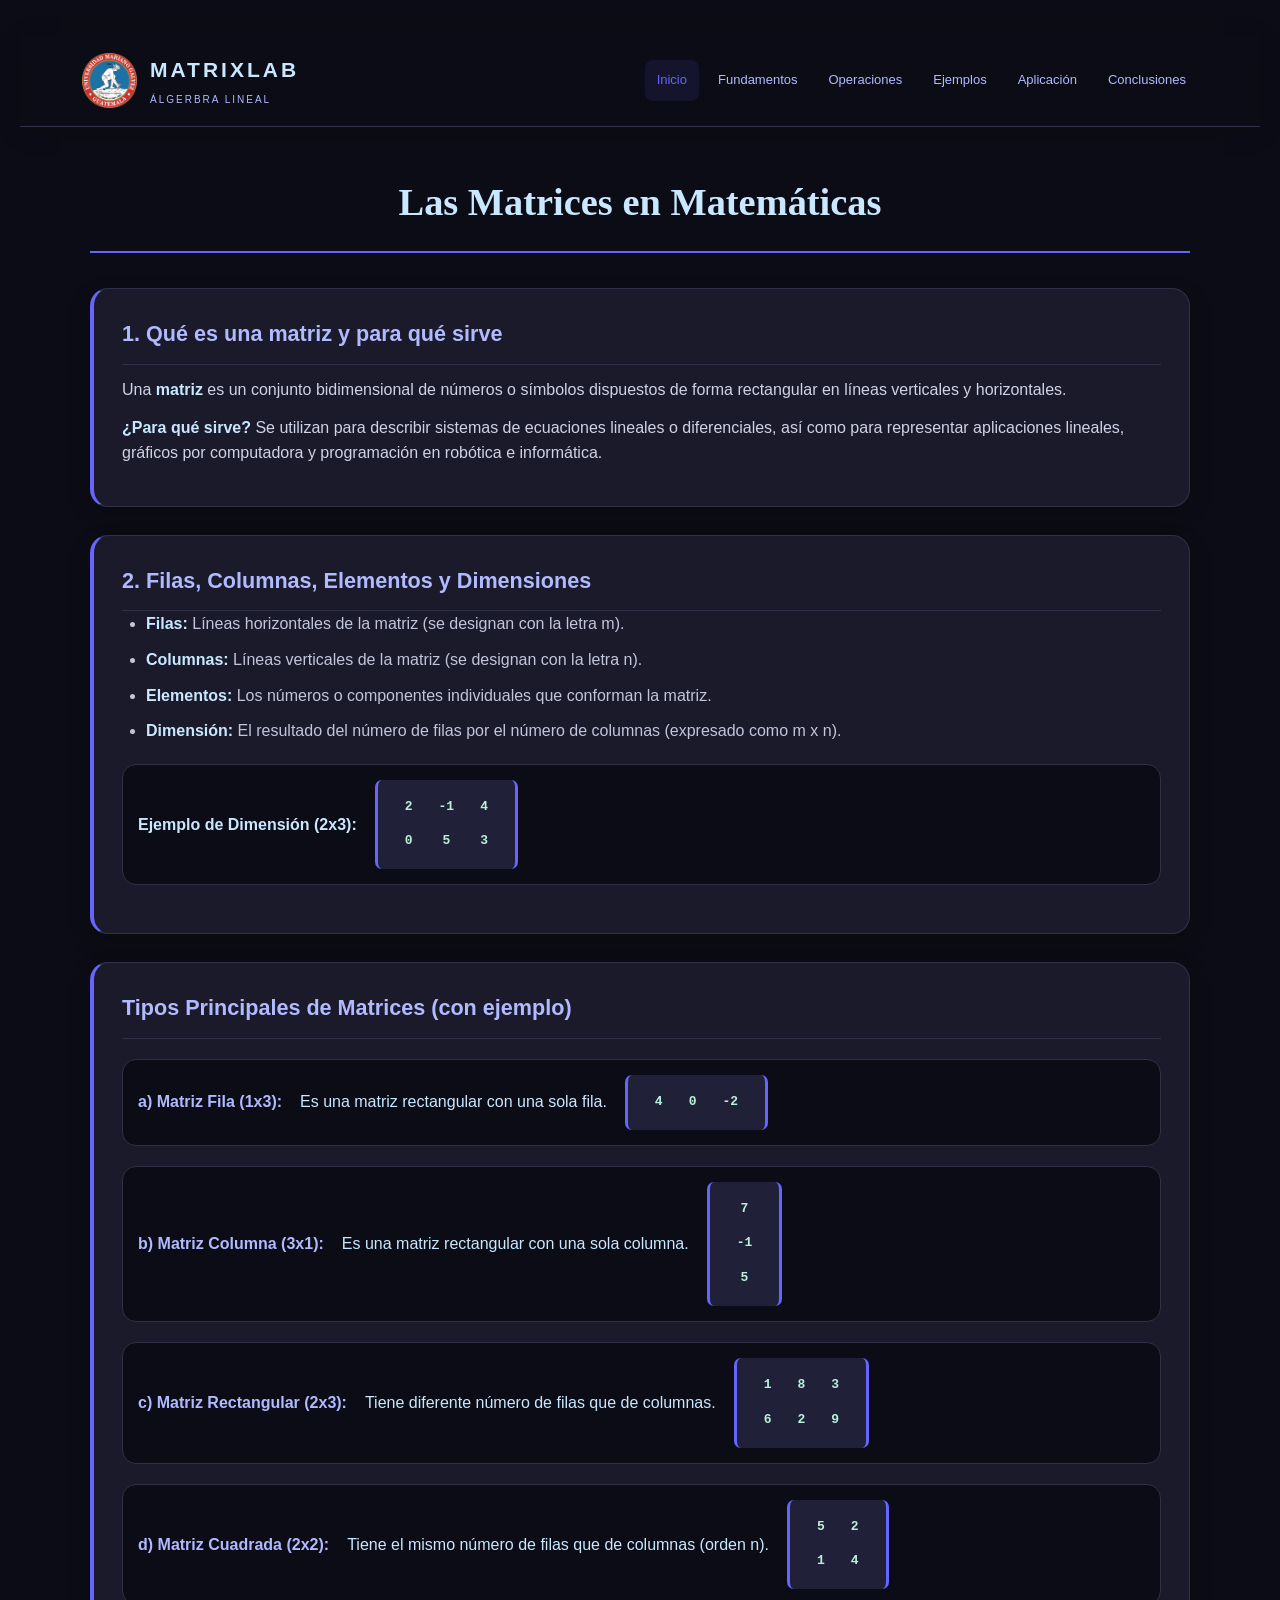
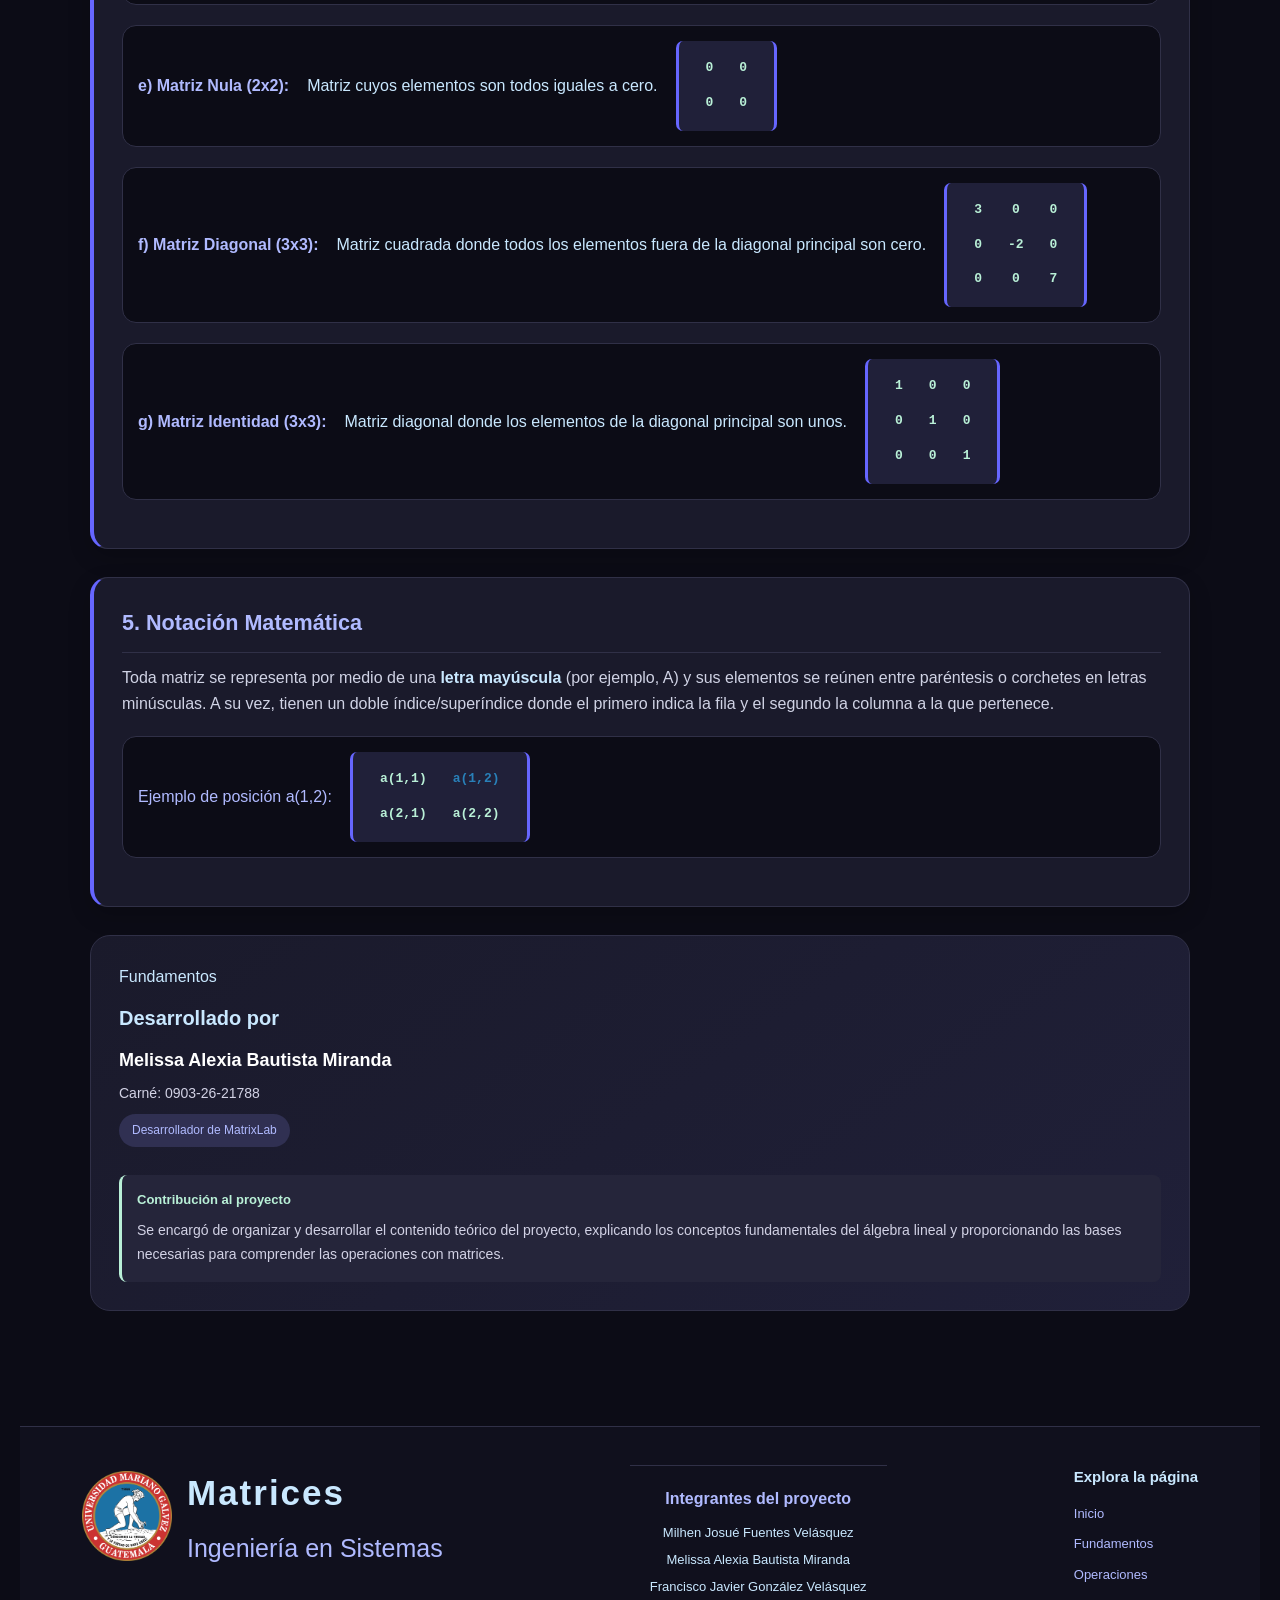
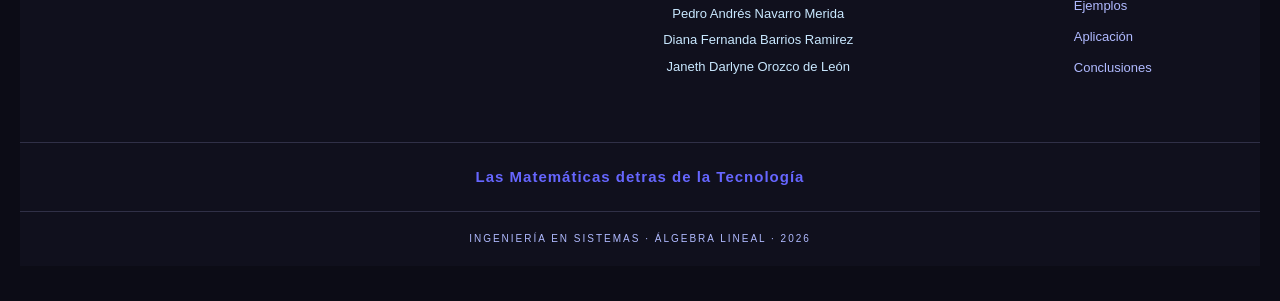
<file: teoria.html>
<!DOCTYPE html>
<html lang="es">
<head>
    <meta charset="UTF-8">
    <meta name="viewport" content="width=device-width, initial-scale=1.0">
    <meta name="referrer" content="strict-origin-when-cross-origin">

    <link rel="stylesheet" href="styles.css">
      <title>Proyecto Final</title>

</head>

<body>

  

<header class="header">

    <div class="encabezado">
        <img src="img/logo.webp" alt="Logo de mi página" class="logo">

        <div class="nombre-pagina">
                <h2>MATRIXLAB</h2>
                <p>ÁLGERBRA LINEAL</p>
        </div>
    </div>

    <nav>
        <a href="index.html" aria-current="page">Inicio</a>
        <a href="teoria.html">Fundamentos</a>
        <a href="operaciones.html">Operaciones</a>
        <a href="ejemplos.html">Ejemplos</a>
        <a href="aplicacion.html">Aplicación</a>
        <a href="conclusiones.html">Conclusiones</a>
    </nav>

</header>

<main>
<div class="container">
    <h1>Las Matrices en Matemáticas</h1>

    <!-- 1. Definición y Utilidad -->
    <div class="cuadro">
        <h2>1. Qué es una matriz y para qué sirve</h2>
        <p>Una <strong>matriz</strong> es un conjunto bidimensional de números o símbolos dispuestos de forma rectangular en líneas verticales y horizontales.</p>
        <p><strong>¿Para qué sirve?</strong> Se utilizan para describir sistemas de ecuaciones lineales o diferenciales, así como para representar aplicaciones lineales, gráficos por computadora y programación en robótica e informática.</p>
    </div>

    <!-- 2. Conceptos Clave -->
    <div class="cuadro">
        <h2>2. Filas, Columnas, Elementos y Dimensiones</h2>
        <ul>
            <li><strong>Filas:</strong> Líneas horizontales de la matriz (se designan con la letra m).</li>
            <li><strong>Columnas:</strong> Líneas verticales de la matriz (se designan con la letra n).</li>
            <li><strong>Elementos:</strong> Los números o componentes individuales que conforman la matriz.</li>
            <li><strong>Dimensión:</strong> El resultado del número de filas por el número de columnas (expresado como m x n).</li>
        </ul>
        <div class="ejemplo-item">
            <span><strong>Ejemplo de Dimensión (2x3):</strong></span>
            <div class="matriz">
                <table>
                    <tr><td>2</td><td>-1</td><td>4</td></tr>
                    <tr><td>0</td><td>5</td><td>3</td></tr>
                </table>
            </div>
        </div>
    </div>

    <!-- 3 y 4. Tipos Principales con un ejemplo cada uno -->
    <div class="cuadro">
        <h2> Tipos Principales de Matrices (con ejemplo)</h2>

        <div class="ejemplo-item">
            <strong>a) Matriz Fila (1x3):</strong> Es una matriz rectangular con una sola fila.
            <div class="matriz">
                <table>
                    <tr><td>4</td><td>0</td><td>-2</td></tr>
                </table>
            </div>
        </div>

        <div class="ejemplo-item">
            <strong>b) Matriz Columna (3x1):</strong> Es una matriz rectangular con una sola columna.
            <div class="matriz">
                <table>
                    <tr><td>7</td></tr>
                    <tr><td>-1</td></tr>
                    <tr><td>5</td></tr>
                </table>
            </div>
        </div>

        <div class="ejemplo-item">
            <strong>c) Matriz Rectangular (2x3):</strong> Tiene diferente número de filas que de columnas.
            <div class="matriz">
                <table>
                    <tr><td>1</td><td>8</td><td>3</td></tr>
                    <tr><td>6</td><td>2</td><td>9</td></tr>
                </table>
            </div>
        </div>

        <div class="ejemplo-item">
            <strong>d) Matriz Cuadrada (2x2):</strong> Tiene el mismo número de filas que de columnas (orden n).
            <div class="matriz">
                <table>
                    <tr><td>5</td><td>2</td></tr>
                    <tr><td>1</td><td>4</td></tr>
                </table>
            </div>
        </div>

        <div class="ejemplo-item">
            <strong>e) Matriz Nula (2x2):</strong> Matriz cuyos elementos son todos iguales a cero.
            <div class="matriz">
                <table>
                    <tr><td>0</td><td>0</td></tr>
                    <tr><td>0</td><td>0</td></tr>
                </table>
            </div>
        </div>

        <div class="ejemplo-item">
            <strong>f) Matriz Diagonal (3x3):</strong> Matriz cuadrada donde todos los elementos fuera de la diagonal principal son cero.
            <div class="matriz">
                <table>
                    <tr><td>3</td><td>0</td><td>0</td></tr>
                    <tr><td>0</td><td>-2</td><td>0</td></tr>
                    <tr><td>0</td><td>0</td><td>7</td></tr>
                </table>
            </div>
        </div>

        <div class="ejemplo-item">
            <strong>g) Matriz Identidad (3x3):</strong> Matriz diagonal donde los elementos de la diagonal principal son unos.
            <div class="matriz">
                <table>
                    <tr><td>1</td><td>0</td><td>0</td></tr>
                    <tr><td>0</td><td>1</td><td>0</td></tr>
                    <tr><td>0</td><td>0</td><td>1</td></tr>
                </table>
            </div>
        </div>
    </div>

    <!-- 5. Notación Matemática -->
    <div class="cuadro">
        <h2>5. Notación Matemática</h2>
        <p>Toda matriz se representa por medio de una <strong>letra mayúscula</strong> (por ejemplo, A) y sus elementos se reúnen entre paréntesis o corchetes en letras minúsculas. A su vez, tienen un doble índice/superíndice donde el primero indica la fila y el segundo la columna a la que pertenece.</p>
        <div class="ejemplo-item">
            <span>Ejemplo de posición a(1,2):</span>
            <div class="matriz">
                <table>
                    <tr><td>a(1,1)</td><td style="color: #2980b9;">a(1,2)</td></tr>
                    <tr><td>a(2,1)</td><td>a(2,2)</td></tr>
                </table>
            </div>
 </div> <!-- Cierra el ejemplo-item -->
    </div>


 <!--Quien hizo este contenido-->
<section class="quien">
    <div class="perfil-icono">
        <span>Fundamentos</span>
    </div>

    <h3>Desarrollado por</h3>
    <h2>Melissa Alexia Bautista Miranda </h2>

    <p class="carnet">Carné: 0903-26-21788</p>

    <span class="rol">Desarrollador de MatrixLab</span>

    <div class="contribucion">
        <h4>Contribución al proyecto</h4>
        <p>
            Se encargó de organizar y desarrollar el contenido teórico del proyecto, 
            explicando los conceptos fundamentales del álgebra lineal y proporcionando las bases necesarias para comprender las operaciones con matrices.
        </p>
    </div>
</section>
</main>






<footer class="footer">

    <div class="footer-superior">

        <div class="footer-marca">
            <img src="img/logo.webp"
                 alt="Logo de la página"
                 class="logo2">

            <div>
                <h2>Matrices</h2>
                <p>Ingeniería en Sistemas</p>
                
            </div>
        </div>

      <div class="footer-integrantes">
    <h3>Integrantes del proyecto</h3>
    <p>Milhen Josué Fuentes Velásquez </p>
    <p>Melissa Alexia Bautista Miranda </p>
    <p>Francisco Javier González Velásquez</p>
    <p>Pedro Andrés Navarro Merida </p>
    <p>Diana Fernanda Barrios Ramirez</p>
    <p>Janeth Darlyne Orozco de León    </p>
</div>

        <div class="footer-enlaces">
            <h3>Explora la página</h3>
            <a href="index.html" aria-current="page">Inicio</a>
            <a href="teoria.html">Fundamentos</a>
            <a href="operaciones.html">Operaciones</a>
            <a href="ejemplos.html">Ejemplos</a>
            <a href="aplicacion.html">Aplicación</a>
            <a href="conclusiones.html">Conclusiones</a>
        </div>

    </div>

    <div class="footer-frase">
        <p>
            Las Matemáticas detras de la Tecnología
        </p>
    </div>

    <div class="footer-inferior">
        <p>INGENIERÍA EN SISTEMAS · ÁLGEBRA LINEAL · 2026</p>
    </div>

</footer>


</body>
</html>
</file>
<file: styles.css>
:root {
    --medium-slate-blue: #6666FF;
    --periwinkle: #B0BAFF;
    --columbia-blue: #C9E8FF;
    --rich-black: #0C0C16;
    --celadon: #B9F0D7;
    --card: #1A1A2B;
    --border: #303047;
}

* {
    margin: 0;
    padding: 0;
    box-sizing: border-box;
    font-family: Arial, sans-serif;
}

html {
    scroll-behavior: smooth;
}

body {
    min-height: 100vh;
    background: var(--rich-black);
    color: var(--columbia-blue);
    display: flex;
    flex-direction: column;
}

main {
    flex: 1;
}

/* pantalla de inicio */

.pagina-inicio {
    --medium-slate-blue: #6666FF;
    --periwinkle: #B0BAFF;
    --columbia-blue: #C9E8FF;
    --rich-black: #0C0C16;
    --celadon: #B9F0D7;

    margin: 0;
    min-height: 100vh;
    background: #0C0C16;
    color: #C9E8FF;
    font-family: 'Lato', Arial, sans-serif;
}

.pagina-inicio * {
    box-sizing: border-box;
}

.pagina-inicio .pantalla-inicio {
    position: relative;
    isolation: isolate;
    overflow: hidden;
    min-height: 100vh;
    display: flex;
    flex-direction: column;
    justify-content: space-between;
    align-items: center;
    padding: 30px 24px 20px;
    text-align: center;
    background:
        radial-gradient(ellipse at 50% 42%, #202044 0%, #0C0C16 72%);
}

/* Brillo del fondo */

.pagina-inicio .pantalla-inicio::before {
    content: "";
    position: absolute;
    z-index: -1;
    width: 350px;
    height: 350px;
    top: 25%;
    left: 50%;
    transform: translateX(-50%);
    background: #6666FF;
    opacity: 0.12;
    filter: blur(100px);
    border-radius: 50%;
}

/*Logo*/

.pagina-inicio .logo {
    position: relative;
    z-index: 1;
    width: 100%;
    display: flex;
    justify-content: center;
}

.pagina-inicio .logo > div {
    display: grid;
    grid-template-columns: 60px auto;
    grid-template-rows: auto auto;
    align-items: center;
    column-gap: 14px;
    text-align: left;
}

.pagina-inicio .logo img {
    grid-column: 1;
    grid-row: 1 / 3;
    width: 60px;
    height: 60px;
    object-fit: contain;
    border-radius: 14px;
}

.pagina-inicio .logo h2 {
    grid-column: 2;
    grid-row: 1;
    margin: 0;
    color: #C9E8FF;
    font-size: 23px;
    letter-spacing: 4px;
}

.pagina-inicio .logo p {
    grid-column: 2;
    grid-row: 2;
    margin: 5px 0 0;
    color: #B0BAFF;
    font-size: 10px;
    letter-spacing: 3px;
}

/* Bienvenida*/

.pagina-inicio .bienvenida {
    position: relative;
    z-index: 1;
    width: 100%;
    max-width: 900px;
    margin: 55px 0;
}

.pagina-inicio .subtitulo {
    margin-bottom: 24px;
    color: #B9F0D7;
    font-size: 11px;
    font-weight: bold;
    letter-spacing: 4px;
    line-height: 1.8;
}

.pagina-inicio .bienvenida h1 {
    margin: 0 auto 25px;
    color: #C9E8FF;
    font-size: clamp(34px, 5.5vw, 66px);
    font-weight: 800;
    line-height: 1.15;
    letter-spacing: -1px;
}

.pagina-inicio .bienvenida h1 span {
    display: block;
    margin-top: 10px;
    color: #6666FF;
}

.pagina-inicio .descripcion {
    max-width: 570px;
    margin: 0 auto 35px;
    color: #B0BAFF;
    font-size: 16px;
    line-height: 1.9;
}

/* boton de inicio*/

.pagina-inicio .boton-start {
    display: inline-flex;
    align-items: center;
    justify-content: center;
    gap: 12px;
    min-width: 180px;
    padding: 17px 35px;
    border: 1px solid #6666FF;
    border-radius: 10px;
    background: #6666FF;
    color: #0C0C16;
    font-size: 15px;
    font-weight: 900;
    letter-spacing: 4px;
    text-decoration: none;
    box-shadow: 0 0 28px #6666FF40;
    transition: all 0.25s ease;
}

.pagina-inicio .boton-start:hover {
    transform: translateY(-4px);
    background: #B0BAFF;
    border-color: #B0BAFF;
    box-shadow: 0 0 35px #6666FF70;
}

.pagina-inicio .boton-start:focus-visible {
    outline: 3px solid #B9F0D7;
    outline-offset: 5px;
}

.pagina-inicio .indicacion {
    margin-top: 20px;
    color: #B0BAFF;
    font-size: 9px;
    letter-spacing: 3px;
}

/* pie de pagina solo para el index*/

.pagina-inicio .pie-inicio {
    position: relative;
    z-index: 1;
    color: #B0BAFF;
    font-size: 10px;
    letter-spacing: 2px;
    line-height: 1.8;
}

/* adaptacion

@media (max-width: 600px) {
    .pagina-inicio .pantalla-inicio {
        padding: 25px 18px;
    }

    .pagina-inicio .logo img {
        width: 48px;
        height: 48px;
    }

    .pagina-inicio .logo > div {
        grid-template-columns: 48px auto;
        column-gap: 10px;
    }

    .pagina-inicio .logo h2 {
        font-size: 19px;
    }

    .pagina-inicio .bienvenida {
        margin: 40px 0;
    }

    .pagina-inicio .bienvenida h1 {
        font-size: clamp(30px, 8vw, 44px);
    }

    .pagina-inicio .subtitulo {
        letter-spacing: 2px;
    }

    .pagina-inicio .descripcion {
        font-size: 14px;
    }

    .pagina-inicio .pie-inicio {
        font-size: 8px;
    }
} */



/* --Encabezado para todas las paginas excepto index-- */

/* header o encabezado*/

.header {
    width: 100%;
    padding: 18px 5%;
    display: flex;
    align-items: center;
    justify-content: space-between;
    gap: 25px;
    flex-wrap: wrap;

    background: var(--rich-black);
    border-bottom: 1px solid var(--border);
    box-shadow: 0 5px 25px #00000020;
}

/* Logo y nombre */

.encabezado {
    display: flex;
    align-items: center;
    gap: 13px;
    flex-shrink: 0;
}

.logo {
    width: 55px;
    height: 55px;
    object-fit: contain;
    border-radius: 12px;
}

.nombre-pagina h2 {
    color: var(--columbia-blue);
    font-size: 21px;
    letter-spacing: 3px;
    margin-bottom: 5px;
}

.nombre-pagina p {
    color: var(--periwinkle);
    font-size: 10px;
    letter-spacing: 2px;
}

/* botones del encabezado */

.header nav {
    display: flex;
    align-items: center;
    justify-content: center;
    gap: 7px;
    flex-wrap: wrap;
}

.header nav a {
    color: var(--periwinkle);
    font-size: 13px;
    text-decoration: none;
    padding: 10px 12px;
    border-radius: 8px;
    transition: all 0.25s ease;
}

.header nav a:hover {
    color: var(--columbia-blue);
    background: var(--card);
}

/* Página actual */

.header nav a[aria-current="page"] {
    color: var(--medium-slate-blue);
    background: #6666FF18;
}

/* --footer para todas las paginas excepto index-- */

/* footer o pie de pagina */

.footer {
    width: 100%;
    margin-top: 70px;
    background: #10101D;
    border-top: 1px solid var(--border);
}

/* Zona superior */

.footer-superior {
    width: min(1150px, 90%);
    margin: 0 auto;
    padding: 38px 0;
    display: flex;
    justify-content: space-between;
    align-items: flex-start;
    gap: 45px;
}

/* logo y nombre del proyecto*/

.footer-marca {
    display: flex;
    align-items: center;
    gap: 15px;
}

.logo2 {
    width: 90px;
    height: 90px;
    object-fit: contain;
    border-radius: 12px;
}

.footer-marca h2 {
    color: var(--columbia-blue);
    font-size: 35px;
    letter-spacing: 2px;
    margin-bottom: 7px;
}

.footer-marca p {
    color: var(--periwinkle);
    font-size: 25px;
}

/* enlaces a diferentes temas */

.footer-enlaces {
    display: flex;
    flex-direction: column;
    align-items: flex-start;
    gap: 10px;
}

.footer-enlaces h3 {
    margin-bottom: 5px;
    color: var(--columbia-blue);
    font-size: 15px;
}

.footer-enlaces a {
    color: var(--periwinkle);
    font-size: 13px;
    text-decoration: none;
    transition: color 0.2s ease;
}

.footer-enlaces a:hover {
    color: var(--celadon);
}

/* Frase */

.footer-frase {
    padding: 22px 20px;
    text-align: center;
    border-top: 1px solid var(--border);
    border-bottom: 1px solid var(--border);
}

.footer-frase p {
    color: var(--medium-slate-blue);
    font-size: 15px;
    font-weight: bold;
    letter-spacing: 1px;
}

/* ultima seccion del footer */

.footer-inferior {
    padding: 18px 15px;
    text-align: center;
}

.footer-inferior p {
    color: var(--periwinkle);
    font-size: 10px;
    letter-spacing: 2px;
    line-height: 1.8;
}

/* nombre de los integrates*/

.footer-integrantes {
    text-align: center;
    padding: 20px;
    border-top: 1px solid var(--border);
}

.footer-integrantes h3 {
    color: var(--periwinkle);
    font-size: 16px;
    margin-bottom: 12px;
}

.footer-integrantes p {
    color: var(--columbia-blue);
    font-size: 13px;
    margin: 6px 0;
}
   
/*----Seccion Fundamentos----*/

/* =====================================
   MATRIXLAB - FUNDAMENTOS
===================================== */

body {
    font-family: 'Lato', Arial, sans-serif;
    background-color: #0C0C16;
    color: #C9E8FF;
    margin: 0;
    padding: 35px 20px;
    line-height: 1.6;
}

/* Contenedor principal */
.container {
    max-width: 1100px;
    margin: 0 auto;
}

/* Título principal */
h1 {
    text-align: center;
    color: #C9E8FF;
    font-family: 'Playfair Display', serif;
    font-size: 2.4rem;
    margin-bottom: 35px;
    padding-bottom: 18px;
    border-bottom: 2px solid #6666FF;
}

/* Tarjetas de contenido */
.cuadro {
    background-color: #1A1A2B;
    border: 1px solid #303047;
    border-left: 4px solid #6666FF;
    border-radius: 18px;
    box-shadow: 0 8px 22px #00000030;
    padding: 28px;
    margin-bottom: 28px;
    transition: transform .25s ease, border-color .25s ease;
}

.cuadro:hover {
    transform: translateY(-3px);
    border-color: #6666FF;
}

/* Títulos de las tarjetas */
.cuadro h2 {
    margin-top: 0;
    color: #B0BAFF;
    font-size: 1.35rem;
    border-bottom: 1px solid #303047;
    padding-bottom: 12px;
}

/* Párrafos */
.cuadro p {
    color: #D0D3E5;
    margin: 12px 0;
}

/* Listas */
ul {
    padding-left: 24px;
}

li {
    margin-bottom: 10px;
    color: #C3C5DA;
}

li strong,
.cuadro strong {
    color: #C9E8FF;
}

/* Ejemplos */
.ejemplo-item {
    margin: 20px 0;
    display: flex;
    align-items: center;
    gap: 18px;
    flex-wrap: wrap;
    padding: 15px;
    background-color: #0C0C16;
    border: 1px solid #303047;
    border-radius: 14px;
}

.ejemplo-item > strong,
.ejemplo-item > span {
    color: #B0BAFF;
}

/* Representaciones de matrices */
.matriz {
    display: inline-block;
    border-left: 3px solid #6666FF;
    border-right: 3px solid #6666FF;
    border-radius: 7px;
    padding: 5px 10px;
    vertical-align: middle;
    background-color: #202039;
}

.matriz table {
    border-collapse: collapse;
}

.matriz td {
    padding: 7px 13px;
    text-align: center;
    font-family: monospace;
    font-weight: bold;
    color: #B9F0D7;
}

/* Fuentes */
.fuentes {
    font-size: 0.95rem;
    color: #C3C5DA;
}

.fuentes a {
    color: #B0BAFF;
    text-decoration: none;
    transition: color .2s ease;
}

.fuentes a:hover {
    color: #B9F0D7;
    text-decoration: underline;
}

/* Adaptación a pantallas pequeñas */
@media (max-width: 650px) {
    body {
        padding: 20px 12px;
    }

    h1 {
        font-size: 1.8rem;
    }

    .cuadro {
        padding: 19px;
    }

    .ejemplo-item {
        gap: 12px;
    }

    .matriz td {
        padding: 5px 9px;
    }
}

/*----Seccion Operaciones----*/
#suma-resta,
#escalar,
#multiplicacion,
#errores,
#calculadora {
    scroll-margin-top: 100px;
}

/* Títulos de cada operación */
#suma-resta > div:first-child,
#escalar > div:first-child,
#multiplicacion > div:first-child,
#errores > div:first-child,
#calculadora > div:first-child {
    border-left: 5px solid var(--medium-slate-blue);
    padding: 12px 18px;
    background: linear-gradient(90deg, #6666FF18, transparent);
    border-radius: 0 14px 14px 0;
}

#calculadora > div:first-child {
    border-left-color: var(--celadon);
}

#suma-resta h2,
#escalar h2,
#multiplicacion h2,
#errores h2,
#calculadora h2 {
    color: var(--columbia-blue);
    font-size: 1.65rem;
    font-weight: 800;
}

#suma-resta > div:first-child p,
#escalar > div:first-child p,
#multiplicacion > div:first-child p,
#errores > div:first-child p,
#calculadora > div:first-child p {
    color: #B0BAFF;
}

/* Tarjetas generales */
#suma-resta .bg-white,
#escalar .bg-white,
#multiplicacion .bg-white,
#calculadora .bg-white {
    background: #1A1A2B;
    border: 1px solid #303047;
    border-radius: 20px;
    color: #FFFFFF;
    box-shadow: 0 8px 22px #00000020;
    transition: transform .25s ease, border-color .25s ease;
}

#suma-resta .bg-white:hover,
#escalar .bg-white:hover,
#multiplicacion .bg-white:hover {
    transform: translateY(-4px);
    border-color: var(--medium-slate-blue);
}

/* Títulos internos */
#suma-resta h3,
#escalar h3,
#multiplicacion h3,
#calculadora h3 {
    color: var(--columbia-blue);
}

/* Textos */
#suma-resta .text-slate-600,
#escalar .text-slate-600,
#multiplicacion .text-slate-600 {
    color: #C3C5DA;
}

/* Fórmulas y procedimientos */
#suma-resta .bg-columbiaBlue\/30,
#escalar .bg-columbiaBlue\/30,
#multiplicacion .bg-columbiaBlue\/30,
#suma-resta .bg-columbiaBlue\/20,
#escalar .bg-columbiaBlue\/20,
#multiplicacion .bg-columbiaBlue\/20 {
    background: #6666FF18;
    border: 1px solid #6666FF55;
    border-radius: 14px;
    color: #FFFFFF;
}

/* Cajas de advertencia e información */
#suma-resta > .bg-columbiaBlue\/40,
#escalar > .bg-celadon\/40,
#multiplicacion > .bg-periwinkle\/30 {
    border-radius: 18px;
    padding: 24px;
    box-shadow: 0 5px 16px #00000018;
}

#suma-resta > .bg-columbiaBlue\/40 {
    background: #6666FF20;
    border-color: #6666FF70;
}

#escalar > .bg-celadon\/40 {
    background: #B9F0D720;
    border-color: #B9F0D770;
}

#multiplicacion > .bg-periwinkle\/30 {
    background: #B0BAFF20;
    border-color: #B0BAFF70;
}

/* Ejemplos resueltos */
#suma-resta .border-b,
#multiplicacion .border-b {
    border-color: #6666FF55;
}

#suma-resta .bg-columbiaBlue\/20,
#escalar .bg-columbiaBlue\/20,
#multiplicacion .bg-columbiaBlue\/20 {
    border-radius: 15px;
}

/* Errores comunes */
#errores .bg-columbiaBlue\/30 {
    background: #1A1A2B;
    border: 1px solid #303047;
    border-radius: 18px;
    padding: 23px;
    transition: .25s ease;
}

#errores .bg-columbiaBlue\/30:hover {
    transform: translateY(-4px);
    border-color: #B0BAFF;
}

#errores h3 {
    color: #C9E8FF;
}

#errores p {
    color: #C3C5DA;
}

/* SIMULADOR */
#calculadora > .bg-white {
    background: linear-gradient(145deg, #1A1A2B, #202039);
    border: 1px solid #6666FF66;
    border-radius: 22px;
    padding: 30px;
}

#calculadora .bg-columbiaBlue\/20 {
    background: #6666FF15;
    border: 1px solid #6666FF55;
    border-radius: 17px;
}

#calculadora input {
    background: #0C0C16;
    color: #FFFFFF;
    border: 1px solid #6666FF88;
    border-radius: 10px;
    padding: 12px;
    transition: .2s ease;
}

#calculadora input:focus {
    outline: none;
    border-color: var(--celadon);
    box-shadow: 0 0 0 3px #B9F0D733;
}

/* Botones */
#calculadora button {
    background-color: var(--periwinkle);
    border-radius: 12px;
    padding: 12px 20px;
    font-weight: 700;
    transition: transform .2s ease, filter .2s ease;
    cursor: pointer;
}

#calculadora button:hover {
    transform: translateY(-3px);
    filter: brightness(1.12);
}

/* Resultado */
#resultado-container {
    background: #0C0C16;
    border: 1px solid #6666FF88;
    border-radius: 18px;
    padding: 25px;
}

#res-titulo {
    color: var(--celadon);
}

#res-pasos {
    color: #C9E8FF;
    line-height: 2;
}

/* Móviles */
@media (max-width: 700px) {
    #suma-resta h2,
    #escalar h2,
    #multiplicacion h2,
    #errores h2,
    #calculadora h2 {
        font-size: 1.35rem;
    }

    #calculadora > .bg-white {
        padding: 18px;
    }
}

/*----Seccion Ejemplos----*/

/* Contenedor */
.ejemplos {
    width: 90%;
    max-width: 1100px;
    margin: 40px auto;
    display: flex;
    flex-direction: column;
    gap: 30px;
    color: #C9E8FF;
}

/* tarjetas */
.tarjeta {
    background: #1A1A2B;
    border: 1px solid #303047;
    border-radius: 18px;
    padding: 28px;
    box-shadow: 0 8px 25px rgba(0, 0, 0, 0.25);
    transition: transform 0.25s ease, border-color 0.25s ease;
}

.tarjeta:hover {
    transform: translateY(-4px);
    border-color: #6666FF;
}

/* cabecera */
.cabecera {
    display: flex;
    align-items: center;
    gap: 15px;
    flex-wrap: wrap;
    padding-bottom: 18px;
    margin-bottom: 22px;
    border-bottom: 1px solid #303047;
}

.cabecera h2 {
    color: #B0BAFF;
    font-size: 1.5rem;
    margin: 0;
    flex: 1;
}

/* No. del ejercicio */
.numero {
    background: #6666FF;
    color: #FFFFFF;
    width: 38px;
    height: 38px;
    border-radius: 12px;
    display: flex;
    align-items: center;
    justify-content: center;
    font-weight: bold;
    flex-shrink: 0;
}

/* Nivel de dificultad */
.nivel1 {
    
    background: rgba(185, 240, 215, 0.12);
    color: #B9F0D7;
    border: 1px solid #B9F0D7;
    padding: 6px 12px;
    border-radius: 20px;
    font-size: 0.8rem;
}
.nivel2 {
    
    background: rgba(240, 185, 185, 0.12);
    color: #eed8a9;
    border: 1px solid #eed8a9;
    padding: 6px 12px;
    border-radius: 20px;
    font-size: 0.8rem;
}
.nivel3 {
    
    background: rgba(185, 240, 215, 0.12);
    color: #f39a9a;
    border: 1px solid #f39a9a;
    padding: 6px 12px;
    border-radius: 20px;
    font-size: 0.8rem;
}

/* seccciones */
.contenido {
    background: #0C0C16;
    border: 1px solid #303047;
    border-radius: 12px;
    padding: 18px;
    margin-bottom: 18px;
}

.contenido h3,
.resultado h3 {
    color: #B0BAFF;
    font-size: 1.1rem;
    margin: 0 0 12px;
}

.contenido p,
.resultado p {
    line-height: 1.7;
    margin: 8px 0;
}

/* matrices */
.matriz-box {
    display: flex;
    align-items: center;
    justify-content: center;
    gap: 12px;
    flex-wrap: wrap;
    margin: 16px 0;
}

.nombre-matriz {
    color: #B9F0D7;
    font-weight: bold;
    font-size: 1.05rem;
}

.matriz {
    display: flex;
    flex-direction: column;
    gap: 8px;
    padding: 10px 14px;
    position: relative;
}

/* Corchetes de las matrices */
.corchetes::before,
.corchetes::after {
    content: "";
    position: absolute;
    top: 0;
    bottom: 0;
    width: 7px;
    border-top: 2px solid #6666FF;
    border-bottom: 2px solid #6666FF;
}

.corchetes::before {
    left: 0;
    border-left: 2px solid #6666FF;
}

.corchetes::after {
    right: 0;
    border-right: 2px solid #6666FF;
}

.fila {
    display: flex;
    justify-content: space-around;
    gap: 22px;
    text-align: center;
}

.fila span {
    min-width: 25px;
}

/* pasos */
.pasos {
    padding-left: 24px;
    margin: 12px 0 0;
}

.pasos li {
    padding: 8px 0 8px 5px;
    line-height: 1.7;
}

.pasos li::marker {
    color: #B9F0D7;
    font-weight: bold;
}

.pasos strong {
    color: #B0BAFF;
}

.pasos code {
    display: inline-block;
    background: #262641;
    color: #B9F0D7;
    padding: 5px 8px;
    border-radius: 6px;
    margin-top: 5px;
    white-space: normal;
}

/* ecuaciones */
.ecuaciones {
    list-style: none;
    padding: 0;
    display: flex;
    flex-direction: column;
    gap: 10px;
}

.ecuaciones li {
    background: #262641;
    border-left: 3px solid #6666FF;
    padding: 10px 14px;
    border-radius: 6px;
    font-family: monospace;
    font-size: 1rem;
}

/* Respuestas finales */
.resultado {
    background: rgba(185, 240, 215, 0.07);
    border: 1px solid #B9F0D7;
    border-radius: 12px;
    padding: 20px;
    margin-top: 22px;
}

.resultado .matriz {
    color: #B9F0D7;
    font-weight: bold;
}

.respuesta {
    color: #B9F0D7;
    font-size: 1.2rem;
    font-weight: bold;
    text-align: center;
    padding: 12px;
}

/* Parrafo entre pasos */
.pasos li p {
    margin: 10px 0;
}

/*-----Seccion aplicacion------*/


main {
    width: 90%;
    max-width: 1150px;
    margin: 45px auto;
}


/* INTRODUCCIÓN */

.aplicacion-intro {
    background: linear-gradient(135deg, #1A1A2B, #29294B);
    border: 1px solid #303047;
    border-radius: 22px;
    padding: 55px 45px;
    margin-bottom: 35px;
    text-align: center;
    box-shadow: 0 12px 35px rgba(0, 0, 0, 0.25);
}

.etiqueta {
    display: inline-block;
    color: #B9F0D7;
    font-size: 12px;
    font-weight: bold;
    letter-spacing: 2px;
    margin-bottom: 18px;
}

.aplicacion-intro h1 {
    color: #B0BAFF;
    font-size: 36px;
    line-height: 1.25;
    max-width: 850px;
    margin: 0 auto 18px;
}

.aplicacion-intro p {
    color: #C9E8FF;
    font-size: 16px;
    max-width: 720px;
    margin: auto;
    line-height: 1.8;
}


/* TARJETAS DE CONTENIDO */

.card {
    background: #1A1A2B;
    border: 1px solid #303047;
    border-radius: 18px;
    padding: 32px 38px;
    margin-bottom: 25px;
    box-shadow: 0 8px 25px rgba(0, 0, 0, 0.18);
    transition: transform 0.25s ease, border-color 0.25s ease;
}

.card:hover {
    transform: translateY(-3px);
    border-color: #6666FF;
}

.card h2 {
    color: #B0BAFF;
    font-size: 23px;
    margin-top: 0;
    margin-bottom: 20px;
}

.card h3 {
    color: #C9E8FF;
    font-size: 17px;
    margin-top: 25px;
    margin-bottom: 12px;
}

.card p,
.card li {
    color: #D7D9E8;
    font-size: 15px;
    line-height: 1.8;
}

.card strong {
    color: #B9F0D7;
}

.card ul {
    padding-left: 25px;
}

.card li {
    margin-bottom: 10px;
}


/* ESCALA DE GRISES */

.scale {
    display: grid;
    grid-template-columns: repeat(3, 1fr);
    gap: 15px;
    max-width: 650px;
    margin: 25px auto;
}

.swatch {
    padding: 22px 10px;
    border-radius: 12px;
    text-align: center;
    font-weight: bold;
    font-size: 14px;
    border: 1px solid #45455F;
}


/* MATRICES Y CUADRÍCULAS */

.matrices,
.comparison {
    display: flex;
    justify-content: center;
    align-items: flex-start;
    flex-wrap: wrap;
    gap: 35px;
    margin: 28px 0;
}

.matrix-block {
    text-align: center;
}

.matrix-block h3 {
    margin-bottom: 15px;
    color: #B0BAFF;
}

.pixels {
    display: grid;
    grid-template-columns: repeat(3, 75px);
    gap: 5px;
    justify-content: center;
    padding: 10px;
    background: #0C0C16;
    border: 1px solid #303047;
    border-radius: 12px;
    width: fit-content;
    margin: auto;
}

.pixel {
    height: 70px;
    display: flex;
    justify-content: center;
    align-items: center;
    font-size: 16px;
    font-weight: bold;
    border-radius: 5px;
}


/* FÓRMULAS */

.formula {
    background: #0C0C16;
    border-left: 4px solid #6666FF;
    border-radius: 10px;
    padding: 20px;
    margin: 22px 0;
    color: #B9F0D7;
    font-family: "Courier New", monospace;
    font-size: 17px;
    text-align: center;
    overflow-x: auto;
}

.matrix-text {
    background: #0C0C16;
    border: 1px solid #303047;
    border-radius: 12px;
    padding: 20px;
    margin: 18px auto;
    color: #C9E8FF;
    font-family: "Courier New", monospace;
    font-size: 19px;
    line-height: 1.9;
    text-align: center;
    white-space: pre-line;
    overflow-x: auto;
    width: fit-content;
    max-width: 100%;
}


/* SIMULADOR INTERACTIVO */

.controls {
    max-width: 650px;
    margin: 30px auto 10px;
    padding: 25px;
    background: #0C0C16;
    border: 1px solid #303047;
    border-radius: 15px;
}

.controls label {
    display: block;
    color: #B0BAFF;
    margin-bottom: 18px;
    font-size: 16px;
}

input[type="range"] {
    width: 100%;
    accent-color: #6666FF;
    cursor: pointer;
    margin-bottom: 25px;
}

.controls .matrix-block {
    margin-top: 20px;
}

button {
    background: #6666FF;
    color: white;
    border: none;
    padding: 12px 22px;
    border-radius: 9px;
    font-size: 14px;
    font-weight: bold;
    cursor: pointer;
    transition: background 0.25s ease, transform 0.25s ease;
}

button:hover {
    background: #8585FF;
    transform: scale(1.04);
}


/* NOTA INFORMATIVA */

.note {
    background: rgba(185, 240, 215, 0.08);
    border-left: 4px solid #B9F0D7;
    border-radius: 8px;
    padding: 16px 20px;
    margin-top: 25px;
    color: #D7D9E8;
    line-height: 1.8;
}


/* ENLACES DE LAS FUENTES */

.card a {
    color: #B0BAFF;
    text-decoration: none;
    border-bottom: 1px solid transparent;
    transition: color 0.2s ease, border-color 0.2s ease;
}

.card a:hover {
    color: #B9F0D7;
    border-bottom-color: #B9F0D7;
}


/* ADAPTACIÓN A PANTALLAS PEQUEÑAS */

@media (max-width: 700px) {

    main {
        width: 94%;
        margin: 25px auto;
    }

    .aplicacion-intro {
        padding: 35px 22px;
    }

    .aplicacion-intro h1 {
        font-size: 27px;
    }

    .card {
        padding: 24px 20px;
    }

    .card h2 {
        font-size: 20px;
    }

    .scale {
        gap: 8px;
    }

    .swatch {
        font-size: 11px;
        padding: 16px 5px;
    }

    .pixels {
        grid-template-columns: repeat(3, 65px);
    }

    .pixel {
        height: 62px;
        font-size: 14px;
    }

    .matrix-text {
        font-size: 15px;
        padding: 15px 8px;
    }

    .controls {
        padding: 18px;
    }
}

/*-----Seccion conclusiones------*/

.conclusiones {
    width: 90%;
    max-width: 1100px;
    margin: 50px auto 70px;
    color: var(--columbia-blue);
}

/* Introducción */

.introduccion {
    text-align: center;
    max-width: 850px;
    margin: 0 auto 45px;
}

.introduccion h1 {
    color: var(--periwinkle);
    font-size: 2.4rem;
    margin-bottom: 18px;
    overflow-wrap: break-word;
}

.introduccion p {
    color: var(--columbia-blue);
    font-size: 1.05rem;
    line-height: 1.8;
}

/* Tarjetas de conclusiones */

.conclusiones-lista {
    display: grid;
    grid-template-columns: repeat(3, minmax(0, 1fr));
    gap: 24px;
    margin: 35px 0 55px;
}

.conclusiones .tarjeta {
    background: var(--card);
    border: 1px solid var(--border);
    border-radius: 18px;
    padding: 27px 24px;
    transition: transform 0.3s ease, border-color 0.3s ease;
    min-width: 0;
}

.conclusiones .tarjeta:hover {
    transform: translateY(-6px);
    border-color: var(--medium-slate-blue);
}

.conclusiones .tarjeta h2 {
    color: var(--periwinkle);
    font-size: 1.25rem;
    margin-bottom: 15px;
    line-height: 1.4;
    overflow-wrap: break-word;
}

.conclusiones .tarjeta p {
    color: var(--columbia-blue);
    font-size: 0.97rem;
    line-height: 1.8;
    margin: 0;
}

/* Imagen decorativa opcional */

.imagen-conclusion {
    width: 100%;
    max-width: 850px;
    margin: 0 auto 55px;
    overflow: hidden;
    border-radius: 20px;
    border: 1px solid var(--border);
}

.imagen-conclusion img {
    display: block;
    width: 100%;
    height: 300px;
    object-fit: cover;
    opacity: 0.9;
}


.referencias {
    margin-top: 55px;
    padding-top: 35px;
    border-top: 1px solid var(--border);
}

.referencias h2 {
    color: var(--periwinkle);
    text-align: center;
    font-size: 2rem;
    margin-bottom: 12px;
}

.referencias > p {
    color: var(--columbia-blue);
    text-align: center;
    line-height: 1.7;
    margin-bottom: 30px;
}

.referencias-lista {
    display: grid;
    grid-template-columns: repeat(2, minmax(0, 1fr));
    gap: 18px;
}

.referencias-lista .tarjeta {
    padding: 40px;
    border-radius: 14px;
    background: var(--card);
    border: 1px solid var(--border);
    min-width: 0;
}

.referencias-lista .tarjeta h3 {
    color: var(--celadon);
    font-size: 1.05rem;
    margin-bottom: 10px;
    line-height: 1.5;
    overflow-wrap: break-word;
}

.referencias-lista .tarjeta p {
    color: var(--columbia-blue);
    font-size: 0.92rem;
    line-height: 1.7;
    overflow-wrap: anywhere;
}

.referencias-lista .tarjeta a {
    color: var(--periwinkle);
    text-decoration: none;
    overflow-wrap: anywhere;
    transition: color 0.2s ease;
}

.referencias-lista .tarjeta a:hover {
    color: var(--celadon);
    text-decoration: underline;
}

/* Ajustes para pantallas medianas */

@media (max-width: 850px) {
    .conclusiones-lista {
        grid-template-columns: 1fr;
    }

    .referencias-lista {
        grid-template-columns: 1fr;
    }

    .introduccion h1 {
        font-size: 2rem;
    }
}

/* Ajustes para pantallas pequeñas */

@media (max-width: 500px) {
    .conclusiones {
        width: 92%;
        margin-top: 30px;
    }

    .conclusiones .tarjeta {
        padding: 22px 18px;
    }

    .introduccion h1 {
        font-size: 1.7rem;
    }

    .referencias h2 {
        font-size: 1.6rem;
    }

    .imagen-conclusion img {
        height: 200px;
    }
}

/*Tarjeta de quien hizo que*/

/* SECCIÓN DE INTEGRANTES */
.equipo {
    padding: 65px 0;
    text-align: center;
}

.equipo h2 {
    color: var(--columbia-blue);
    font-size: 2rem;
    margin-bottom: 10px;
}

.equipo .subtitulo {
    color: var(--periwinkle);
    margin-bottom: 35px;
}

/* CONTENEDOR DE TARJETAS */
.equipo-grid {
    display: grid;
    grid-template-columns: repeat(2, 1fr);
    gap: 25px;
}

/* TARJETA */
.quien {
    background: linear-gradient(145deg, #1A1A2B, #202039);
    border: 1px solid #303047;
    border-radius: 20px;
    padding: 28px;
    text-align: left;
    position: relative;
    overflow: hidden;
    transition: transform 0.3s ease, border-color 0.3s ease;
}

.quien:hover {
    transform: translateY(-6px);
    border-color: var(--medium-slate-blue);
}

/* NÚMERO DECORATIVO */
.quien .numero {
    color: var(--medium-slate-blue);
    font-size: 13px;
    font-weight: bold;
    letter-spacing: 2px;
}

/* NOMBRE Y TÍTULOS */
.quien h3 {
    color: var(--columbia-blue);
    font-size: 20px;
    margin: 12px 0;
}

.quien h2 {
    color: white;
    font-size: 18px;
    margin-bottom: 8px;
}

.quien p {
    color: #D2D2E5;
    line-height: 1.7;
    font-size: 14px;
}

/* ETIQUETA DE SECCIÓN */
.quien .rol {
    display: inline-block;
    background: #303052;
    color: var(--periwinkle);
    padding: 7px 13px;
    border-radius: 20px;
    font-size: 12px;
    margin: 8px 0 16px;
}

/* CONTRIBUCIÓN */
.quien .contribucion {
    background: #25253A;
    border-left: 3px solid var(--celadon);
    border-radius: 8px;
    padding: 15px;
    margin-top: 12px;
}

.quien .contribucion h4 {
    color: var(--celadon);
    font-size: 13px;
    margin-bottom: 8px;
}

/* RESPONSIVE */
@media (max-width: 700px) {
    .equipo-grid {
        grid-template-columns: 1fr;
    }
}
</file>
